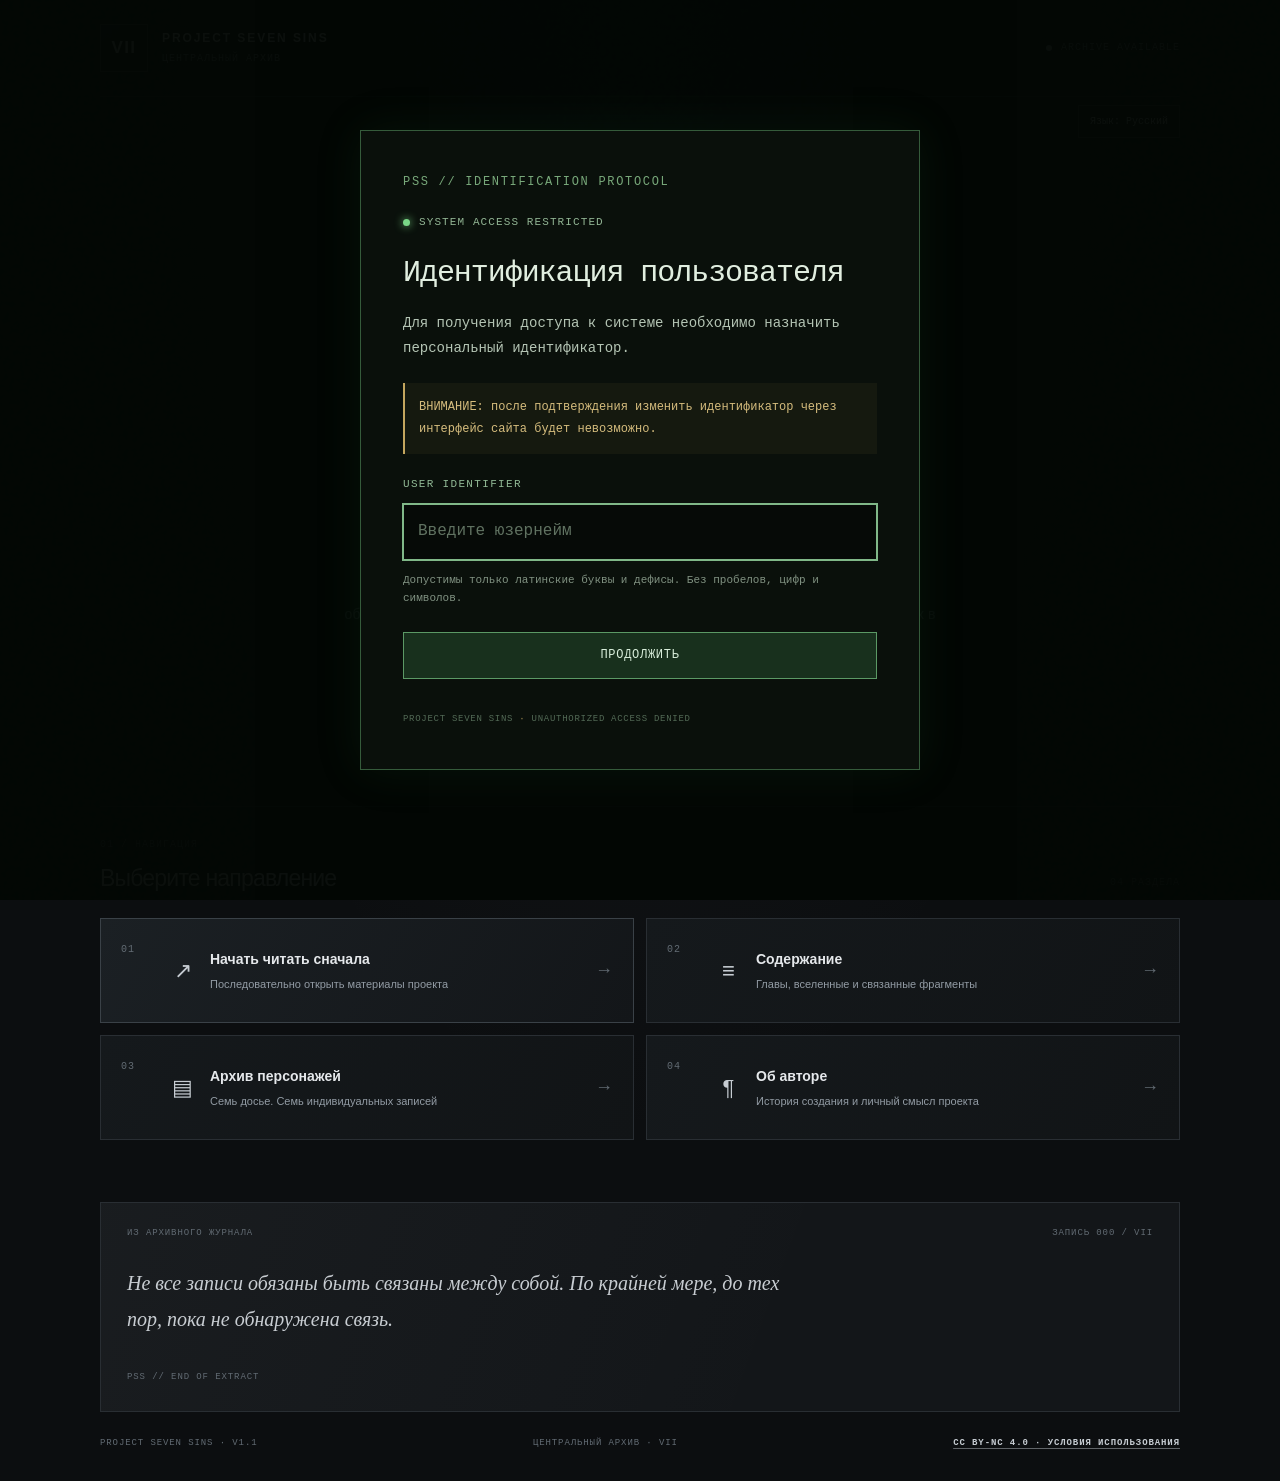
<file: index.html>
<!DOCTYPE html>
<html lang="ru">
 <head>
  <meta charset="utf-8"/>
  <meta content="width=device-width, initial-scale=1.0" name="viewport"/>
  <meta content="#0c0e10" name="theme-color"/>
  <meta content="Project Seven Sins. Архив семи субъектов и связанных с ними миров." name="description"/>
  <title>
   Project Seven Sins | Архив
  </title>
  <link href="style.css" rel="stylesheet"/>
  <script defer="" src="script.js">
  </script>
   <script defer src="site-config.js"></script>
  <script defer src="language.js"></script>
 </head>
 <body>
  <div aria-hidden="true" class="grain">
  </div>
  <header class="topbar">
   <a aria-label="Project Seven Sins, главная" class="brand" href="index.html">
    <span class="brand-mark">
     VII
    </span>
    <span class="brand-name">
     <strong>
       PROJECT SEVEN SINS
      </strong>
     <small>
      ЦЕНТРАЛЬНЫЙ АРХИВ
     </small>
    </span>
   </a>
   <div class="topbar-status">
    <span class="status-dot">
    </span>
    <span>
     ARCHIVE AVAILABLE
    </span>
   </div>
  </header>
  <main>
   <section class="hero">
    <div class="eyebrow">
     <span class="eyebrow-line">
     </span>
     <span>
      ЦЕНТРАЛЬНОЕ ХРАНИЛИЩЕ / VII
     </span>
    </div>
    <p class="classification">
     ДЕЛО № 2409 · СТАТУС: НЕ ЗАКРЫТО
    </p>
    <h1>
     Project
     <span>
      Seven
     </span>
     Sins
    </h1>
    <p class="hero-subtitle">
     Семь субъектов. Семь миров.
     <br/>
     Происхождение взаимосвязи не установлено.
    </p>
    <div class="hero-divider">
     <span>
     </span>
     <span class="divider-symbol">
      VII
     </span>
     <span>
     </span>
    </div>
    <p class="hero-description">
     Доступные материалы содержат свидетельства о семи отдельных
        реальностях. Их обитатели, события и законы существования
        различаются. Однако архив объединяет их в единую коллекцию.
        Основание для этого решения пока не раскрыто.
    </p>
    <p class="hero-note">
     <span class="note-label">
      ПРИМЕЧАНИЕ
     </span>
     Содержание архива может быть неполным.
    </p>
   </section>
   <section aria-labelledby="navigation-title" class="navigation-section">
    <div class="section-heading">
     <div>
      <p class="section-index">
       01 / НАВИГАЦИЯ
      </p>
      <h2 id="navigation-title">
       Выберите направление
      </h2>
     </div>
     <span class="section-count">
      04 РАЗДЕЛА
     </span>
    </div>
    <div class="navigation-grid">
     <a class="nav-card featured" href="reading/index.html">
      <span class="card-number">
       01
      </span>
      <span aria-hidden="true" class="card-icon">
       ↗
      </span>
      <span class="card-content">
       <strong>
        Начать читать сначала
       </strong>
       <small>
        Последовательно открыть материалы проекта
       </small>
      </span>
      <span aria-hidden="true" class="card-arrow">
       →
      </span>
     </a>
     <a class="nav-card" href="contents/index.html">
      <span class="card-number">
       02
      </span>
      <span aria-hidden="true" class="card-icon">
       ≡
      </span>
      <span class="card-content">
       <strong>
        Содержание
       </strong>
       <small>
        Главы, вселенные и связанные фрагменты
       </small>
      </span>
      <span aria-hidden="true" class="card-arrow">
       →
      </span>
     </a>
     <a class="nav-card" href="archive/index.html">
      <span class="card-number">
       03
      </span>
      <span aria-hidden="true" class="card-icon">
       ▤
      </span>
      <span class="card-content">
       <strong>
        Архив персонажей
       </strong>
       <small>
        Семь досье. Семь индивидуальных записей
       </small>
      </span>
      <span aria-hidden="true" class="card-arrow">
       →
      </span>
     </a>
     <a class="nav-card" href="author/index.html">
      <span class="card-number">
       04
      </span>
      <span aria-hidden="true" class="card-icon">
       ¶
      </span>
      <span class="card-content">
       <strong>
        Об авторе
       </strong>
       <small>
        История создания и личный смысл проекта
       </small>
      </span>
      <span aria-hidden="true" class="card-arrow">
       →
      </span>
     </a>
    </div>
    <div class="continue-reading-wrap" hidden="" id="continue-reading-wrap">
     <a class="continue-reading" href="reading/index.html" id="continue-reading">
      Продолжить чтение
      <span aria-hidden="true">
       →
      </span>
     </a>
     <span class="continue-reading-note" id="continue-reading-note">
      Последняя достигнутая позиция
     </span>
    </div>
   </section>
   <section class="archive-record">
    <div class="record-topline">
     <span>
      ИЗ АРХИВНОГО ЖУРНАЛА
     </span>
     <span>
      ЗАПИСЬ 000 / VII
     </span>
    </div>
    <p>
     Не все записи обязаны быть связаны между собой.
        По крайней мере, до тех пор, пока не обнаружена связь.
    </p>
    <span class="record-signature">
     PSS // END OF EXTRACT
    </span>
   </section>
  </main>
  <footer class="footer">
   <span data-site-brand>
    PROJECT SEVEN SINS
   </span>
   <span>
    ЦЕНТРАЛЬНЫЙ АРХИВ · VII
   </span>
   <span>
    <a href="https://creativecommons.org/licenses/by-nc/4.0/deed.ru" rel="noopener noreferrer" target="_blank">
     CC BY-NC 4.0 · УСЛОВИЯ ИСПОЛЬЗОВАНИЯ
    </a>
   </span>
  </footer>
  <!-- Регистрация пользователя -->
  <div class="identity-gate" hidden="" id="identity-gate">
   <div aria-labelledby="identity-title" aria-modal="true" class="identity-panel" role="dialog">
    <div class="identity-kicker">
     PSS // IDENTIFICATION PROTOCOL
    </div>
    <div class="identity-status">
     <span class="identity-indicator">
     </span>
     SYSTEM ACCESS RESTRICTED
    </div>
    <section id="identity-entry">
     <h2 id="identity-title">
      Идентификация пользователя
     </h2>
     <p class="identity-text">
      Для получения доступа к системе необходимо назначить
                персональный идентификатор.
     </p>
     <p class="identity-warning">
      ВНИМАНИЕ: после подтверждения изменить идентификатор
                через интерфейс сайта будет невозможно.
     </p>
     <form id="identity-form">
      <label for="identity-username">
       USER IDENTIFIER
      </label>
      <input autocapitalize="off" autocomplete="off" id="identity-username" name="username" placeholder="Введите юзернейм" required="" spellcheck="false" type="text"/>
      <p class="identity-hint">
       Допустимы только латинские буквы и дефисы.
                    Без пробелов, цифр и символов.
      </p>
      <p aria-live="polite" class="identity-error" id="identity-error">
      </p>
      <button class="identity-button" type="submit">
       ПРОДОЛЖИТЬ
      </button>
     </form>
    </section>
    <section hidden="" id="identity-confirm">
     <h2>
      Подтверждение идентификатора
     </h2>
     <p class="identity-text">
      Система присвоит вам следующий идентификатор:
     </p>
     <div class="identity-selected" id="identity-selected">
     </div>
     <p class="identity-warning">
      Проверьте написание. После подтверждения интерфейс
                сайта не позволит изменить выбранное имя.
     </p>
     <p class="identity-hint">
      Имя хранится в данных этого браузера. Очистка данных
                сайта может сбросить регистрацию.
     </p>
     <p aria-live="polite" class="identity-error" id="identity-confirm-error">
     </p>
     <div class="identity-actions">
      <button class="identity-button identity-secondary" id="identity-back" type="button">
       НАЗАД
      </button>
      <button class="identity-button" id="identity-finalize" type="button">
       ПОДТВЕРЖДАЮ
      </button>
     </div>
    </section>
    <div class="identity-footer">
     PROJECT SEVEN SINS
     <span>
      ·
     </span>
     UNAUTHORIZED ACCESS DENIED
    </div>
   </div>
  </div>
 </body>
</html>
</file>
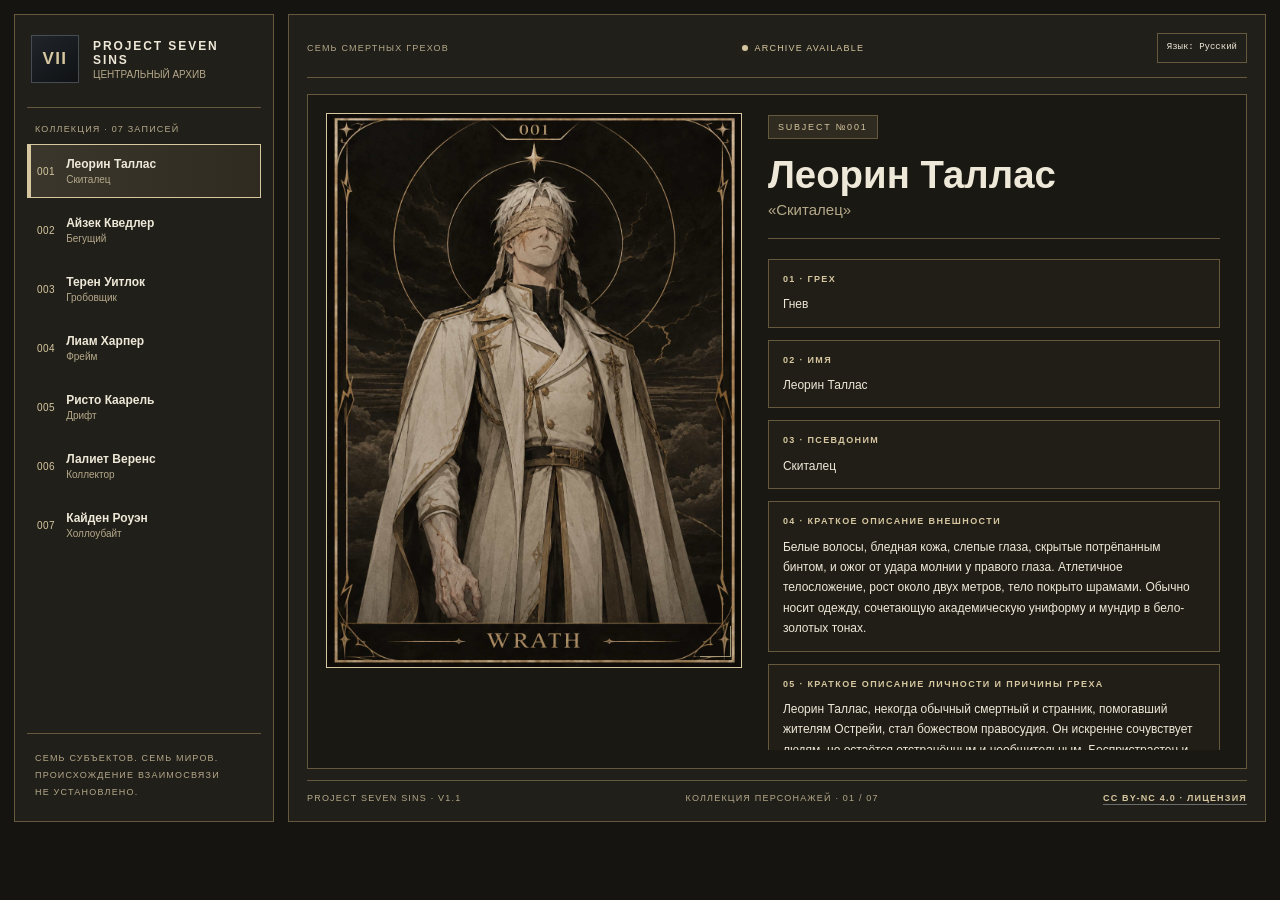
<file: archive/index.html>
<!DOCTYPE html>
<html lang="ru">
 <head>
  <meta charset="utf-8"/>
  <meta content="width=device-width, initial-scale=1.0" name="viewport"/>
  <meta content="#151411" name="theme-color"/>
  <title>
   Семь Смертных Грехов
  </title>
  <link href="style.css" rel="stylesheet"/>
  <script defer="" src="script.js">
  </script>
   <script defer src="../site-config.js"></script>
  <script defer src="../language.js"></script>
 </head>
 <body>
  <main class="archive">
   <aside class="sidebar">
    <a aria-label="Project Seven Sins, главная" class="brand" href="../index.html">
     <span class="brand-mark">
      VII
     </span>
     <span class="brand-name">
      <strong data-site-brand>
       PROJECT SEVEN SINS
      </strong>
      <small>
       ЦЕНТРАЛЬНЫЙ АРХИВ
      </small>
     </span>
    </a>
    <div class="section-label">
     КОЛЛЕКЦИЯ · 07 ЗАПИСЕЙ
    </div>
    <nav aria-label="Персонажи" id="character-list">
     <button class="character active" data-id="0">
      <span class="number">
       001
      </span>
      <span class="character-info">
       <span class="character-name">
        Леорин Таллас
       </span>
       <span class="character-alias">
        Скиталец
       </span>
      </span>
     </button>
     <button class="character" data-id="1">
      <span class="number">
       002
      </span>
      <span class="character-info">
       <span class="character-name">
        Айзек Кведлер
       </span>
       <span class="character-alias">
        Бегущий
       </span>
      </span>
     </button>
     <button class="character" data-id="2">
      <span class="number">
       003
      </span>
      <span class="character-info">
       <span class="character-name">
        Терен Уитлок
       </span>
       <span class="character-alias">
        Гробовщик
       </span>
      </span>
     </button>
     <button class="character" data-id="3">
      <span class="number">
       004
      </span>
      <span class="character-info">
       <span class="character-name">
        Лиам Харпер
       </span>
       <span class="character-alias">
        Фрейм
       </span>
      </span>
     </button>
     <button class="character" data-id="4">
      <span class="number">
       005
      </span>
      <span class="character-info">
       <span class="character-name">
        Ристо Каарель
       </span>
       <span class="character-alias">
        Дрифт
       </span>
      </span>
     </button>
     <button class="character" data-id="5">
      <span class="number">
       006
      </span>
      <span class="character-info">
       <span class="character-name">
        Лалиет Веренс
       </span>
       <span class="character-alias">
        Коллектор
       </span>
      </span>
     </button>
     <button class="character" data-id="6">
      <span class="number">
       007
      </span>
      <span class="character-info">
       <span class="character-name">
        Кайден Роуэн
       </span>
       <span class="character-alias">
        Холлоубайт
       </span>
      </span>
     </button>
    </nav>
    <div class="sidebar-footer">
     СЕМЬ СУБЪЕКТОВ. СЕМЬ МИРОВ.
     <br/>
     ПРОИСХОЖДЕНИЕ ВЗАИМОСВЯЗИ
     <br/>
     НЕ УСТАНОВЛЕНО.
    </div>
   </aside>
   <section class="content">
    <header class="topbar">
     <span>
      СЕМЬ СМЕРТНЫХ ГРЕХОВ
     </span>
     <span class="status">
      <span class="status-dot">
      </span>
      ARCHIVE AVAILABLE
     </span>
    </header>
    <article class="dossier">
     <div class="portrait" id="portrait">
      <div class="portrait-placeholder">
       <span class="portrait-symbol">
        VII
       </span>
       <span>
        NO IMAGE
       </span>
       <span class="portrait-caption">
        PORTRAIT NOT AVAILABLE
       </span>
      </div>
     </div>
     <div class="details">
      <div class="identity">
       <span class="eyebrow" id="subject-number">
        SUBJECT №001
       </span>
       <h2 id="name">
        Леорин Таллас
       </h2>
       <p class="alias" id="alias">
        «Скиталец»
       </p>
      </div>
      <div class="divider">
      </div>
      <section class="field">
       <h3>
        01 · ГРЕХ
       </h3>
       <p id="sin">
       </p>
      </section>
      <section class="field">
       <h3>
        02 · ИМЯ
       </h3>
       <p id="full-name">
       </p>
      </section>
      <section class="field">
       <h3>
        03 · ПСЕВДОНИМ
       </h3>
       <p id="full-alias">
       </p>
      </section>
      <section class="field">
       <h3>
        04 · КРАТКОЕ ОПИСАНИЕ ВНЕШНОСТИ
       </h3>
       <p id="appearance">
       </p>
      </section>
      <section class="field">
       <h3>
        05 · КРАТКОЕ ОПИСАНИЕ ЛИЧНОСТИ И ПРИЧИНЫ ГРЕХА
       </h3>
       <p id="personality">
       </p>
      </section>
      <section class="field">
       <h3>
        06 · КРАТКОЕ ОПИСАНИЕ ВСЕЛЕННОЙ
       </h3>
       <p id="universe">
       </p>
      </section>
      <section class="palette">
       <div class="palette-heading">
        ЦВЕТОВАЯ ИДЕНТИЧНОСТЬ
       </div>
       <div class="palette-content">
        <span class="palette-swatch" id="palette-swatch">
        </span>
        <div class="palette-details">
         <span class="palette-name" id="palette-name">
         </span>
         <span class="palette-hex" id="palette-hex">
         </span>
        </div>
       </div>
      </section>
     </div>
    </article>
    <footer class="content-footer">
     <span data-site-brand>
    PROJECT SEVEN SINS
   </span>
     <span id="record-count">
      КОЛЛЕКЦИЯ ПЕРСОНАЖЕЙ · 01 / 07
     </span>
     <span class="license-note">
      <a href="https://creativecommons.org/licenses/by-nc/4.0/deed.ru" rel="noopener noreferrer" target="_blank">
       CC BY-NC 4.0 · ЛИЦЕНЗИЯ
      </a>
     </span>
    </footer>
   </section>
  </main>
 </body>
</html>
</file>
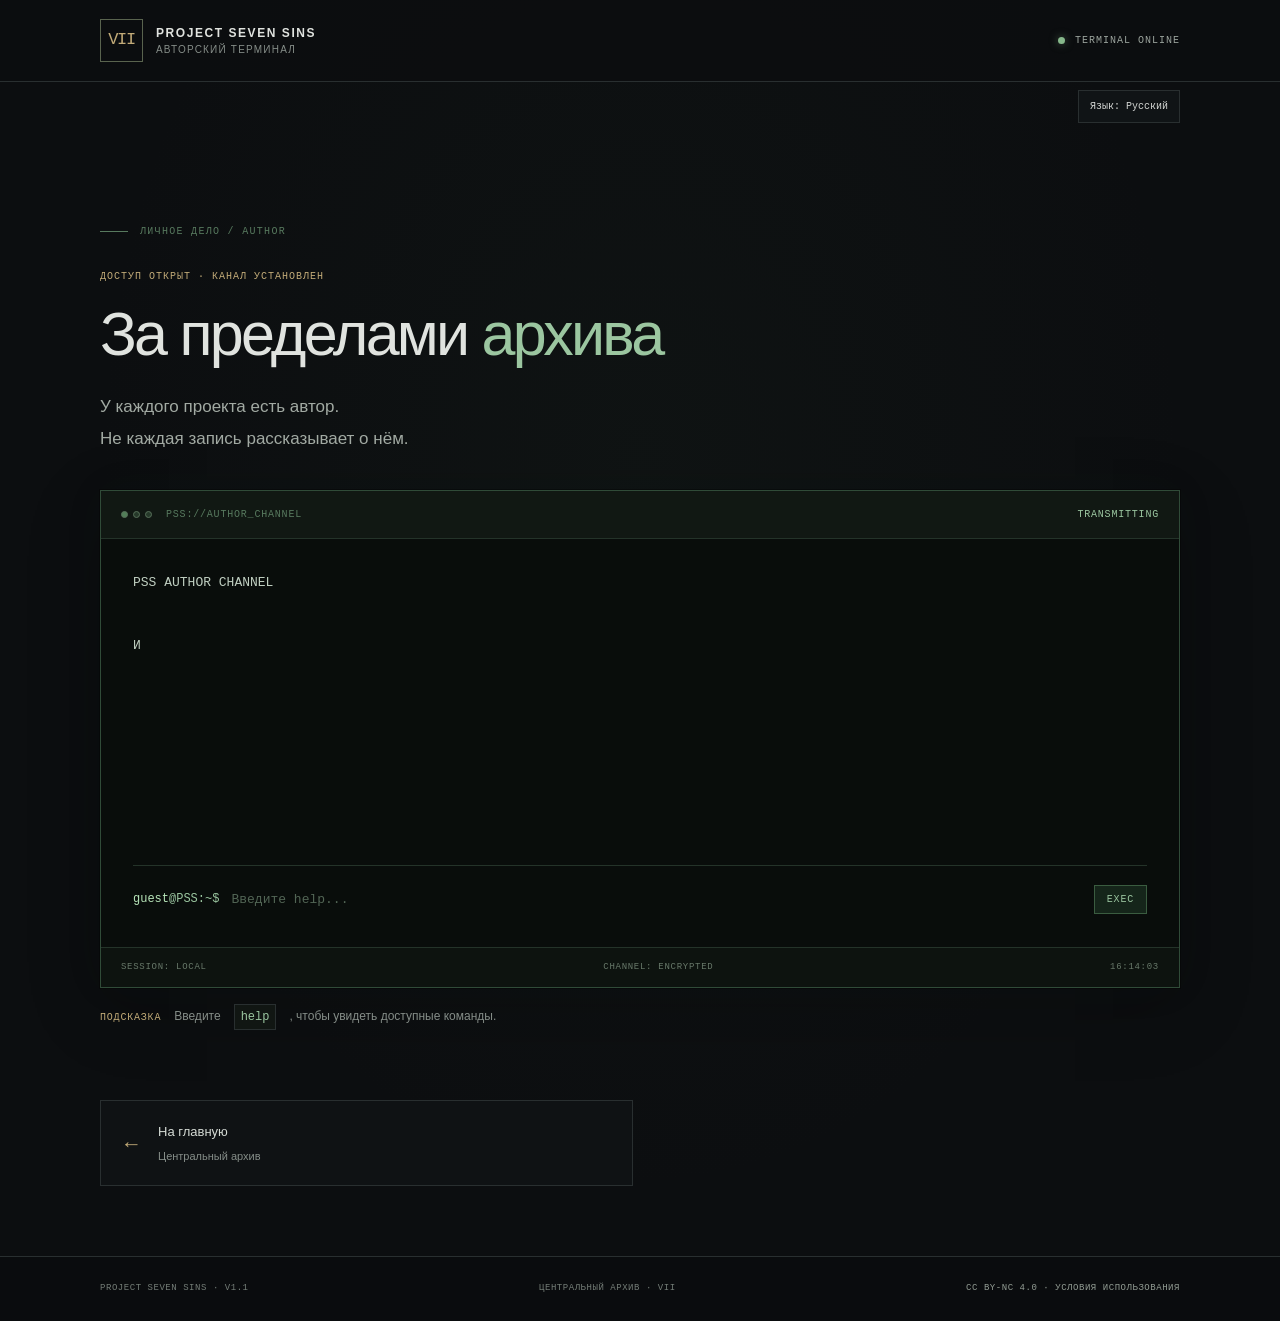
<file: author/index.html>
<!DOCTYPE html>
<html lang="ru">
 <head>
  <meta charset="utf-8"/>
  <meta content="width=device-width, initial-scale=1.0" name="viewport"/>
  <meta content="#0c0e10" name="theme-color"/>
  <meta content="Автор Project Seven Sins. История создания и личный смысл проекта." name="description"/>
  <title>
   Об авторе | Project Seven Sins
  </title>
  <link href="style.css" rel="stylesheet"/>
  <script defer="" src="script.js">
  </script>
   <script defer src="../site-config.js"></script>
  <script defer src="../language.js"></script>
 </head>
 <body>
  <div aria-hidden="true" class="grain">
  </div>
  <header class="topbar">
   <a aria-label="Project Seven Sins, главная" class="brand" href="../index.html">
    <span class="brand-mark">
     VII
    </span>
    <span class="brand-name">
     <strong>
       PROJECT SEVEN SINS
      </strong>
     <small>
      АВТОРСКИЙ ТЕРМИНАЛ
     </small>
    </span>
   </a>
   <div class="topbar-status">
    <span class="status-dot">
    </span>
    <span>
     TERMINAL ONLINE
    </span>
   </div>
  </header>
  <main>
   <section class="author-intro">
    <div class="eyebrow">
     <span class="eyebrow-line">
     </span>
     <span>
      ЛИЧНОЕ ДЕЛО / AUTHOR
     </span>
    </div>
    <p class="classification">
     ДОСТУП ОТКРЫТ · КАНАЛ УСТАНОВЛЕН
    </p>
    <h1>
     За пределами
     <span>
      архива
     </span>
    </h1>
    <p class="hero-subtitle">
     У каждого проекта есть автор.
     <br/>
     Не каждая запись рассказывает о нём.
    </p>
   </section>
   <section aria-label="Авторский терминал" class="terminal-section">
    <div class="terminal">
     <div class="terminal-header">
      <div class="terminal-window-title">
       <span aria-hidden="true" class="terminal-lights">
        <i>
        </i>
        <i>
        </i>
        <i>
        </i>
       </span>
       <span>
        PSS://AUTHOR_CHANNEL
       </span>
      </div>
      <span id="system-status">
       CONNECTING
      </span>
     </div>
     <div class="terminal-screen">
      <div aria-live="polite" aria-relevant="additions" class="terminal-output" id="terminal-output" role="log">
      </div>
      <form autocomplete="off" class="terminal-input-line" id="terminal-form">
       <label class="terminal-prompt" for="terminal-input">
        <span id="terminal-username">
         guest
        </span>
        <span>
         @PSS:~$
        </span>
       </label>
       <input aria-label="Введите команду" autocapitalize="off" autocomplete="off" disabled="" id="terminal-input" name="command" placeholder="Введите help..." spellcheck="false" type="text"/>
       <button disabled="" id="terminal-submit" type="submit">
        EXEC
       </button>
      </form>
     </div>
     <div class="terminal-bottomline">
      <span>
       SESSION: LOCAL
      </span>
      <span>
       CHANNEL: ENCRYPTED
      </span>
      <span id="terminal-clock">
       --:--:--
      </span>
     </div>
    </div>
    <p class="terminal-note">
     <span>
      ПОДСКАЗКА
     </span>
     Введите
     <code>
      help
     </code>
     , чтобы увидеть доступные команды.
    </p>
   </section>
   <nav aria-label="Навигация по проекту" class="author-navigation">
    <a class="back-link" href="../index.html">
     <span aria-hidden="true">
      ←
     </span>
     <span>
      <strong>
       На главную
      </strong>
      <small>
       Центральный архив
      </small>
     </span>
    </a>
   </nav>
  </main>
  <footer class="footer">
   <span data-site-brand>
    PROJECT SEVEN SINS
   </span>
   <span>
    ЦЕНТРАЛЬНЫЙ АРХИВ · VII
   </span>
   <span>
    <a href="https://creativecommons.org/licenses/by-nc/4.0/deed.ru" rel="noopener noreferrer" target="_blank">
     CC BY-NC 4.0 · УСЛОВИЯ ИСПОЛЬЗОВАНИЯ
    </a>
   </span>
  </footer>
 </body>
</html>
</file>
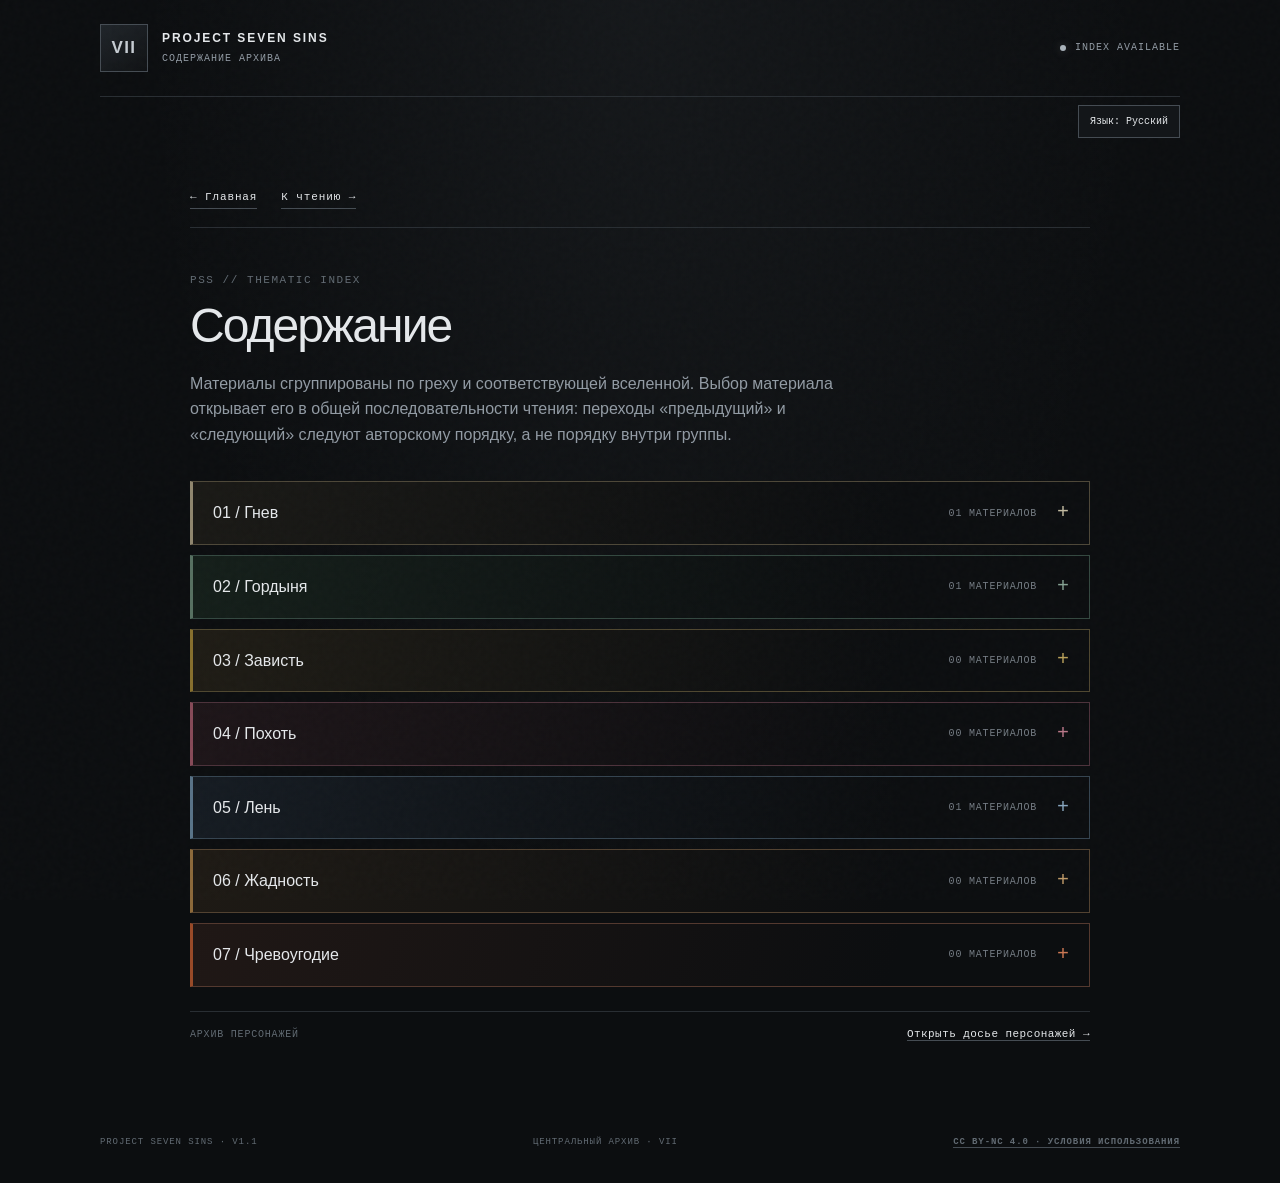
<file: contents/index.html>
<!DOCTYPE html>
<html lang="ru">
 <head>
  <meta charset="utf-8"/>
  <meta content="width=device-width, initial-scale=1.0" name="viewport"/>
  <meta content="#0c0e10" name="theme-color"/>
  <title>
   Содержание | Project Seven Sins
  </title>
  <link href="style.css" rel="stylesheet"/>
  <script defer="" src="../sin-themes.js">
  </script>
  <script defer="" src="../reading/materials.js">
  </script>
  <script defer="" src="script.js">
  </script>
   <script defer src="../site-config.js"></script>
  <script defer src="../language.js"></script>
 </head>
 <body>
  <div aria-hidden="true" class="grain">
  </div>
  <header class="topbar">
   <a aria-label="На главную Project Seven Sins" class="brand" href="../index.html">
    <span class="brand-mark">
     VII
    </span>
    <span class="brand-name">
     <strong>
       PROJECT SEVEN SINS
      </strong>
     <small>
      СОДЕРЖАНИЕ АРХИВА
     </small>
    </span>
   </a>
   <div class="topbar-status">
    <span class="status-dot">
    </span>
    <span>
     INDEX AVAILABLE
    </span>
   </div>
  </header>
  <main class="contents-shell">
   <nav aria-label="Навигация" class="reader-nav">
    <a href="../index.html">
     ← Главная
    </a>
    <a href="../reading/index.html">
     К чтению →
    </a>
   </nav>
   <section class="contents-intro">
    <p class="contents-kicker">
     PSS // THEMATIC INDEX
    </p>
    <h1 class="contents-title">
     Содержание
    </h1>
    <p class="contents-description">
     Материалы сгруппированы по греху и соответствующей вселенной. Выбор материала открывает его в общей последовательности чтения: переходы «предыдущий» и «следующий» следуют авторскому порядку, а не порядку внутри группы.
    </p>
   </section>
   <section aria-label="Материалы по семи грехам" class="sin-list" id="sin-list">
    <p class="sin-empty">
     Загрузка содержания…
    </p>
   </section>
   <div class="contents-archive-link">
    <span>
     АРХИВ ПЕРСОНАЖЕЙ
    </span>
    <a class="reader-link" href="../archive/index.html">
     Открыть досье персонажей →
    </a>
   </div>
  </main>
  <footer class="footer site-footer">
   <span data-site-brand>
    PROJECT SEVEN SINS
   </span>
   <span>
    ЦЕНТРАЛЬНЫЙ АРХИВ · VII
   </span>
   <span>
    <a href="https://creativecommons.org/licenses/by-nc/4.0/deed.ru" rel="noopener noreferrer" target="_blank">
     CC BY-NC 4.0 · УСЛОВИЯ ИСПОЛЬЗОВАНИЯ
    </a>
   </span>
  </footer>
 </body>
</html>
</file>
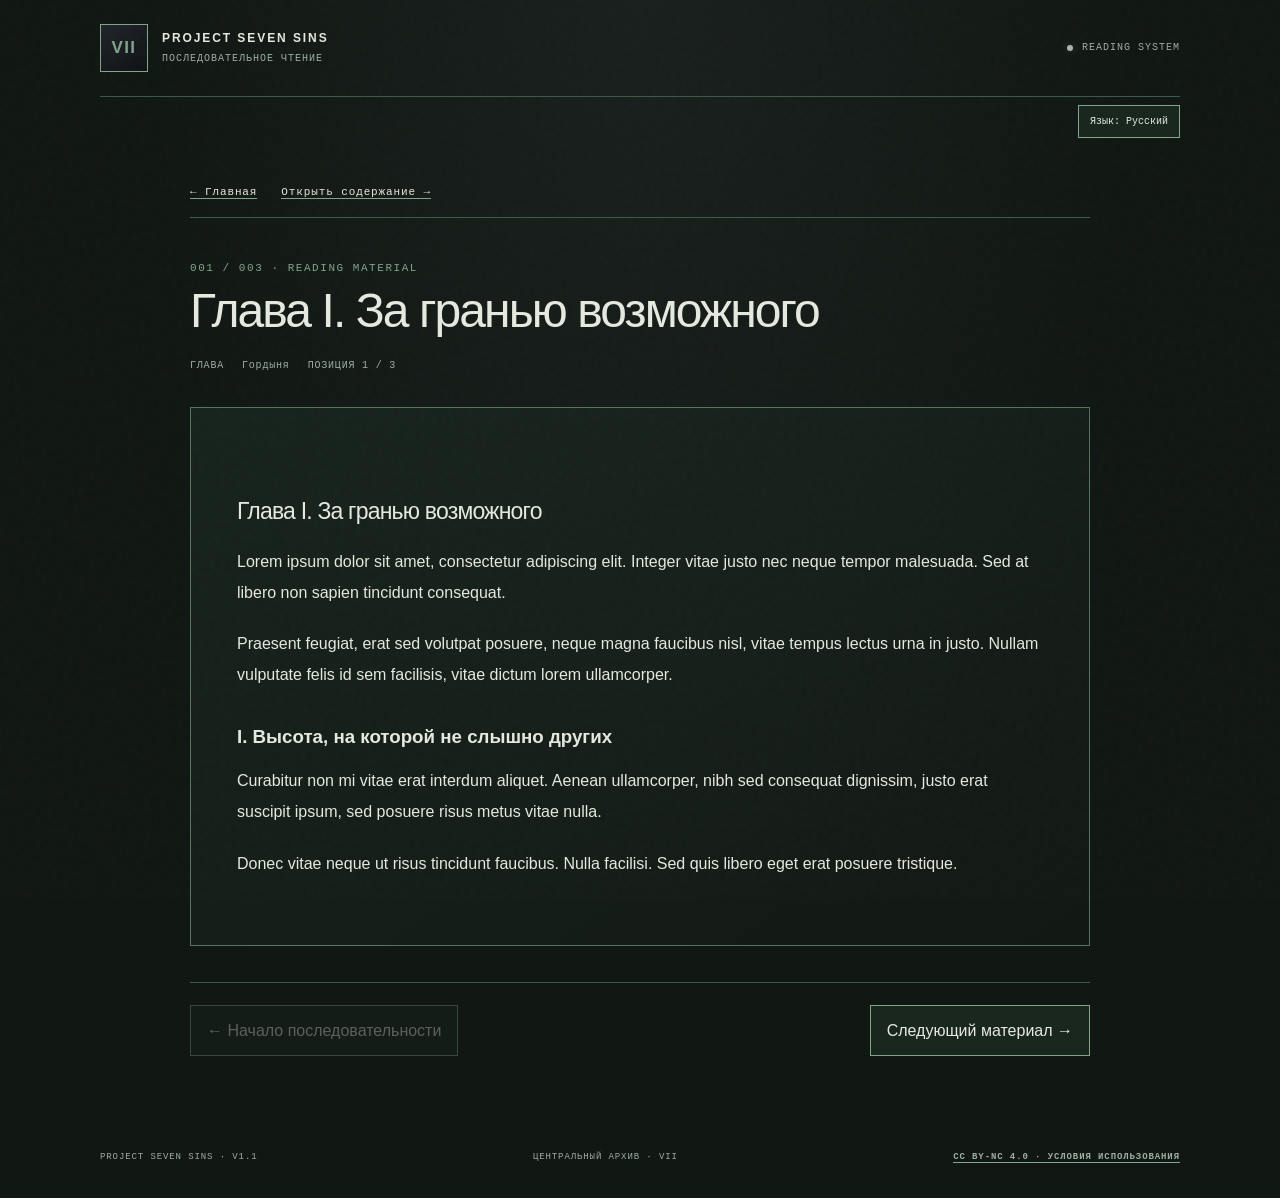
<file: reading/index.html>
<!DOCTYPE html>
<html lang="ru">
 <head>
  <meta charset="utf-8"/>
  <meta content="width=device-width, initial-scale=1.0" name="viewport"/>
  <meta content="#0c0e10" name="theme-color"/>
  <title>
   Чтение | Project Seven Sins
  </title>
  <link href="style.css" rel="stylesheet"/>
  <script defer="" src="../sin-themes.js">
  </script>
  <script defer="" src="materials.js">
  </script>
  <script defer="" src="script.js">
  </script>
   <script defer src="../site-config.js"></script>
  <script defer src="../language.js"></script>
 </head>
 <body>
  <div aria-hidden="true" class="grain">
  </div>
  <header class="topbar">
   <a aria-label="На главную Project Seven Sins" class="brand" href="../index.html">
    <span class="brand-mark">
     VII
    </span>
    <span class="brand-name">
     <strong>
       PROJECT SEVEN SINS
      </strong>
     <small>
      ПОСЛЕДОВАТЕЛЬНОЕ ЧТЕНИЕ
     </small>
    </span>
   </a>
   <div class="topbar-status">
    <span class="status-dot">
    </span>
    <span>
     READING SYSTEM
    </span>
   </div>
  </header>
  <main class="reader-shell">
   <nav aria-label="Навигация" class="reader-nav">
    <a href="../index.html">
     ← Главная
    </a>
    <a href="../contents/index.html">
     Открыть содержание →
    </a>
   </nav>
   <p class="reader-kicker" id="reader-kicker">
    PSS // READING SEQUENCE
   </p>
   <h1 class="reader-title" id="reader-title">
    Чтение материалов
   </h1>
   <p class="reader-subtitle" id="reader-subtitle">
    Материалы будут расположены в единой авторской последовательности.
   </p>
   <div class="reader-meta" hidden="" id="reader-meta">
   </div>
   <article aria-live="polite" class="reader-paper" id="reader-content">
    <p>
     Проверка списка материалов…
    </p>
   </article>
   <div class="reader-actions" hidden="" id="reader-actions">
    <a class="reader-button" href="#" id="previous-material">
     ← Предыдущий материал
    </a>
    <a class="reader-button" href="#" id="next-material">
     Следующий материал →
    </a>
   </div>
  </main>
  <footer class="footer site-footer">
   <span data-site-brand>
    PROJECT SEVEN SINS
   </span>
   <span>
    ЦЕНТРАЛЬНЫЙ АРХИВ · VII
   </span>
   <span>
    <a href="https://creativecommons.org/licenses/by-nc/4.0/deed.ru" rel="noopener noreferrer" target="_blank">
     CC BY-NC 4.0 · УСЛОВИЯ ИСПОЛЬЗОВАНИЯ
    </a>
   </span>
  </footer>
 </body>
</html>
</file>
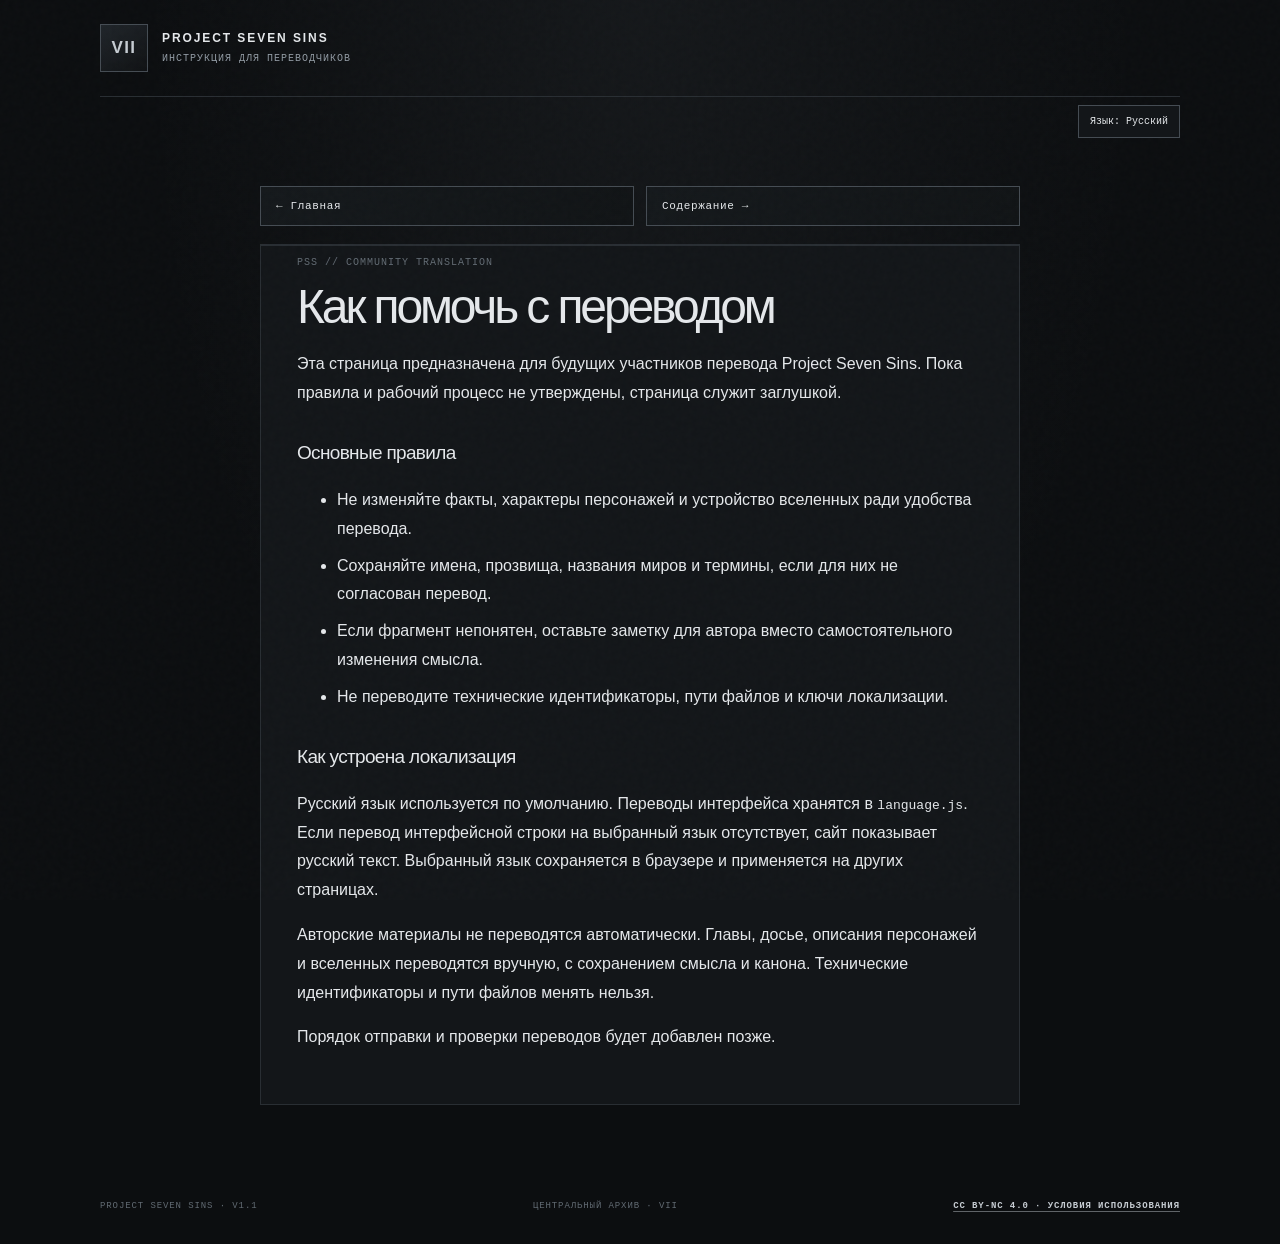
<file: translation/index.html>
<!DOCTYPE html>
<html lang="ru">
  <head>
    <meta charset="utf-8">
    <meta name="viewport" content="width=device-width, initial-scale=1.0">
    <meta name="theme-color" content="#0c0e10">
    <title>Инструкция по переводу | Project Seven Sins</title>
    <link rel="stylesheet" href="style.css">
    <script defer src="../site-config.js"></script>
    <script defer src="../language.js"></script>
  </head>
  <body>
    <div class="grain" aria-hidden="true"></div>
    <header class="topbar">
      <a class="brand" href="../index.html" aria-label="Project Seven Sins, главная">
        <span class="brand-mark">VII</span>
        <span class="brand-name">
          <strong>
            PROJECT SEVEN SINS
          </strong>
          <small>ИНСТРУКЦИЯ ДЛЯ ПЕРЕВОДЧИКОВ</small>
        </span>
      </a>
    </header>
    <main class="translation-shell">
      <nav class="reader-nav">
        <a href="../index.html">← Главная</a>
        <a href="../contents/index.html">Содержание →</a>
      </nav>
      <section class="translation-content">
        <p class="section-index">PSS // COMMUNITY TRANSLATION</p>
        <h1>Как помочь с переводом</h1>
        <p>Эта страница предназначена для будущих участников перевода Project Seven Sins. Пока правила и рабочий процесс не утверждены, страница служит заглушкой.</p>
        <h2>Основные правила</h2>
        <ul>
          <li>Не изменяйте факты, характеры персонажей и устройство вселенных ради удобства перевода.</li>
          <li>Сохраняйте имена, прозвища, названия миров и термины, если для них не согласован перевод.</li>
          <li>Если фрагмент непонятен, оставьте заметку для автора вместо самостоятельного изменения смысла.</li>
          <li>Не переводите технические идентификаторы, пути файлов и ключи локализации.</li>
        </ul>
        <h2>Как устроена локализация</h2>
        <p>Русский язык используется по умолчанию. Переводы интерфейса хранятся в <code>language.js</code>. Если перевод интерфейсной строки на выбранный язык отсутствует, сайт показывает русский текст. Выбранный язык сохраняется в браузере и применяется на других страницах.</p>
        <p>Авторские материалы не переводятся автоматически. Главы, досье, описания персонажей и вселенных переводятся вручную, с сохранением смысла и канона. Технические идентификаторы и пути файлов менять нельзя.</p>
        <p>Порядок отправки и проверки переводов будет добавлен позже.</p>
      </section>
    </main>
    <footer class="footer site-footer">
      <span data-site-brand>
        PROJECT SEVEN SINS
      </span>
      <span>ЦЕНТРАЛЬНЫЙ АРХИВ · VII</span>
      <span>
        <a href="https://creativecommons.org/licenses/by-nc/4.0/deed.ru" target="_blank" rel="noopener noreferrer">CC BY-NC 4.0 · УСЛОВИЯ ИСПОЛЬЗОВАНИЯ</a>
      </span>
    </footer>
  </body>
</html>
</file>
<file: style.css>
:root{color-scheme:dark;--bg:#0c0e10;--panel:#131619;--panel-hover:#191d21;--border:#292e33;--border-bright:#454c53;--text:#e5e8eb;--muted:#929ba4;--dim:#626b73;--accent:#c6ccd2;--accent-soft:rgba(198,204,210,0.08);--page-width:1080px}*{box-sizing:border-box}html{min-height:100%;scroll-behavior:smooth}body{margin:0;min-height:100vh;background:radial-gradient( ellipse at 50% 0%,rgba(135,146,157,0.075),transparent 55% ),var(--bg);color:var(--text);font-family:Inter,"Segoe UI",Arial,sans-serif;line-height:1.6}a{color:inherit;text-decoration:none}.grain{position:fixed;inset:0;z-index:5;pointer-events:none;opacity:0.12;background-image:url("data:image/svg+xml,%3Csvg viewBox='0 0 180 180' xmlns='http://www.w3.org/2000/svg'%3E%3Cfilter id='n'%3E%3CfeTurbulence type='fractalNoise' baseFrequency='.92' numOctaves='3' stitchTiles='stitch'/%3E%3C/filter%3E%3Crect width='100%25' height='100%25' filter='url(%23n)' opacity='.16'/%3E%3C/svg%3E")}.topbar{position:relative;z-index:2;display:flex;align-items:center;justify-content:space-between;gap:24px;width:min(var(--page-width),calc(100% - 64px));margin:0 auto;padding:24px 0;border-bottom:1px solid var(--border)}.brand{display:inline-flex;align-items:center;gap:14px}.brand-mark{display:grid;place-items:center;width:48px;height:48px;border:1px solid var(--border-bright);background:linear-gradient(145deg,#20252a,#101214);color:var(--accent);font-size:17px;font-weight:700;letter-spacing:0.08em;transition:border-color 180ms ease,background 180ms ease,color 180ms ease}.brand:hover .brand-mark{border-color:var(--accent);background:#252b30;color:#fff}.brand-name{display:flex;flex-direction:column;gap:2px}.brand-name strong{font-size:12px;font-weight:700;letter-spacing:0.16em}.brand-name small,.topbar-status,.classification,.eyebrow,.section-index,.section-count,.card-number,.record-topline,.record-signature,.footer{font-family:Consolas,"Courier New",monospace;letter-spacing:0.1em}.brand-name small{color:var(--muted);font-size:10px}.topbar-status{display:flex;align-items:center;gap:9px;color:var(--muted);font-size:10px}.status-dot{width:6px;height:6px;border-radius:50%;background:#aab3bb;box-shadow:0 0 10px rgba(198,204,210,0.25)}main{width:min(var(--page-width),calc(100% - 64px));margin:0 auto}.hero{max-width:760px;margin:0 auto;padding:94px 0 82px;text-align:center;animation:appear 650ms ease both}.eyebrow{display:flex;align-items:center;justify-content:center;gap:12px;color:var(--muted);font-size:10px}.eyebrow-line{width:28px;height:1px;background:var(--border-bright)}.classification{margin:38px 0 16px;color:var(--dim);font-size:10px}h1{margin:0;font-size:clamp(36px,7vw,66px);font-weight:500;letter-spacing:-0.065em;line-height:1.12}h1 span{color:var(--accent);font-weight:700}.hero-subtitle{margin:26px 0 0;color:#c0c6cc;font-size:clamp(17px,2.5vw,21px);font-weight:300;line-height:1.75}.hero-divider{display:flex;align-items:center;justify-content:center;gap:18px;width:min(340px,75%);margin:35px auto 28px}.hero-divider>span:not(.divider-symbol){flex:1;height:1px;background:var(--border)}.divider-symbol{color:var(--dim);font-family:Consolas,"Courier New",monospace;font-size:11px;letter-spacing:0.15em}.hero-description{max-width:600px;margin:0 auto;color:var(--muted);font-size:14px;line-height:2}.hero-note{display:inline-flex;align-items:center;gap:12px;margin:30px 0 0;padding:9px 13px;border:1px solid var(--border);background:rgba(255,255,255,0.015);color:var(--muted);font-size:11px}.note-label{color:var(--accent);font-family:Consolas,"Courier New",monospace;font-size:9px;letter-spacing:0.12em}.navigation-section{padding:30px 0 62px;border-top:1px solid var(--border)}.section-heading{display:flex;align-items:end;justify-content:space-between;gap:20px;margin-bottom:22px}.section-index{margin:0 0 7px;color:var(--dim);font-size:10px}h2{margin:0;font-size:23px;font-weight:500;letter-spacing:-0.035em}.section-count{padding-bottom:5px;color:var(--dim);font-size:10px}.navigation-grid{display:grid;grid-template-columns:repeat(2,minmax(0,1fr));gap:12px}.nav-card{position:relative;display:grid;grid-template-columns:34px 25px minmax(0,1fr) 18px;align-items:center;gap:15px;min-height:105px;padding:20px;overflow:hidden;border:1px solid var(--border);background:linear-gradient(120deg,#15191c,#111416);transition:border-color 200ms ease,background 200ms ease,transform 200ms ease}.nav-card::before{position:absolute;inset:0 auto 0 0;width:2px;background:var(--accent);content:"";opacity:0;transform:scaleY(0.4);transition:opacity 200ms ease,transform 200ms ease}.nav-card:hover{transform:translateY(-2px);border-color:var(--border-bright);background:linear-gradient(120deg,#1a1f23,#141719)}.nav-card:hover::before{opacity:1;transform:scaleY(1)}.nav-card.featured{border-color:#3a4147;background:linear-gradient(120deg,#1b2024,#131619)}.card-number{align-self:start;padding-top:3px;color:var(--dim);font-size:10px}.card-icon{color:var(--accent);font-size:22px;text-align:center}.card-content{display:flex;flex-direction:column;gap:5px}.card-content strong{font-size:14px;font-weight:600}.card-content small{color:var(--muted);font-size:11px;line-height:1.6}.card-arrow{color:var(--dim);font-size:18px;transition:color 200ms ease,transform 200ms ease}.nav-card:hover .card-arrow{color:var(--accent);transform:translateX(3px)}.archive-record{position:relative;padding:23px 26px 25px;border:1px solid var(--border);background:linear-gradient(110deg,rgba(198,204,210,0.035),transparent 65%),var(--panel)}.record-topline{display:flex;justify-content:space-between;gap:16px;color:var(--dim);font-size:9px}.archive-record p{max-width:690px;margin:24px 0;color:#c8cdd2;font-family:Georgia,"Times New Roman",serif;font-size:clamp(16px,2vw,20px);font-style:italic;line-height:1.8}.record-signature{color:var(--dim);font-size:9px}.footer{display:flex;justify-content:space-between;gap:16px;width:min(var(--page-width),calc(100% - 64px));margin:0 auto;padding:24px 0 30px;color:var(--dim);font-size:9px}@keyframes appear{from{opacity:0;transform:translateY(9px)}to{opacity:1;transform:translateY(0)}}@media (max-width:700px){.topbar,main,.footer{width:calc(100% - 36px)}.topbar{padding:17px 0}.brand-mark{width:42px;height:42px}.brand-name strong{font-size:10px;letter-spacing:0.1em}.brand-name small{font-size:9px}.topbar-status{font-size:0}.hero{padding:72px 0 58px}.classification{margin-top:30px;font-size:9px}.hero-description{font-size:13px}.navigation-grid{grid-template-columns:1fr}.nav-card{min-height:94px;padding:17px 14px;gap:11px}.section-heading{align-items:start}.section-count{padding-top:6px;font-size:9px;white-space:nowrap}.archive-record{padding:18px}.record-topline{flex-direction:column;gap:7px}.footer{flex-wrap:wrap;font-size:8px}}@media (prefers-reduced-motion:reduce){*,*::before,*::after{scroll-behavior:auto !important;animation-duration:0.01ms !important;transition-duration:0.01ms !important}}.site-notice{position:fixed;z-index:10;right:24px;bottom:24px;max-width:calc(100% - 48px);padding:14px 18px;border:1px solid var(--border-bright);background:#191d21;color:var(--text);font-size:13px;opacity:0;transform:translateY(8px);pointer-events:none;transition:opacity 180ms ease,transform 180ms ease}.site-notice.visible{opacity:1;transform:translateY(0)}.site-header{position:relative;z-index:4;display:grid;grid-template-columns:1fr auto 1fr;align-items:center;gap:16px;width:calc(100% - 48px);max-width:1500px;margin:0 auto;padding:18px 0;border-bottom:1px solid rgba(180,190,200,0.16);font-family:Inter,"Segoe UI",Arial,sans-serif}.site-back-button{justify-self:start;display:inline-flex;align-items:center;gap:9px;padding:9px 12px;border:1px solid rgba(180,190,200,0.2);background:rgba(10,12,14,0.25);color:#aeb6bd;font:inherit;font-size:12px;cursor:pointer;transition:color 180ms ease,border-color 180ms ease,background 180ms ease}.site-back-button:hover{color:#f0f2f4;border-color:rgba(200,208,216,0.55);background:rgba(200,208,216,0.06)}.site-back-button span:first-child{font-size:17px}.site-brand{justify-self:center;display:inline-flex;align-items:center;gap:11px;color:#e5e8eb;text-decoration:none}.site-brand-mark{display:grid;place-items:center;width:43px;height:43px;border:1px solid #555d65;background:linear-gradient(145deg,#242a30,#111416);color:#d0d6dc;font-size:15px;font-weight:700;letter-spacing:0.06em;transition:border-color 180ms ease,background 180ms ease}.site-brand:hover .site-brand-mark{border-color:#c6ccd2;background:#2a3036}.site-brand-text{display:flex;flex-direction:column;gap:3px;white-space:nowrap}.site-brand-text strong{font-size:10px;letter-spacing:0.13em}.site-brand-text small{color:#929ba4;font-size:9px;letter-spacing:0.1em}.site-header-index{justify-self:end;color:#89929b;font-family:Consolas,"Courier New",monospace;font-size:10px;letter-spacing:0.1em}@media (max-width:650px){.site-header{grid-template-columns:auto 1fr;gap:12px;width:calc(100% - 28px);padding:14px 0}.site-brand{justify-self:end;gap:8px}.site-brand-mark{width:38px;height:38px}.site-brand-text strong{font-size:9px;letter-spacing:0.07em}.site-brand-text small{font-size:8px}.site-header-index{display:none}.site-back-button{padding:8px 9px;font-size:11px}}.footer a{color:var(--accent);text-decoration:underline;text-decoration-color:rgba(198,204,210,0.45);text-underline-offset:3px;font-weight:600;transition:color 180ms ease,text-decoration-color 180ms ease}.footer a:hover{color:var(--text);text-decoration-color:var(--text)}.identity-gate[hidden],.identity-gate section[hidden]{display:none !important}.identity-gate{position:fixed;inset:0;z-index:99999;display:grid;place-items:center;overflow-y:auto;padding:24px;background:rgba(3,7,4,0.96);color:#d5e5d4;font-family:Consolas,"Courier New",monospace}.identity-panel{width:min(100%,560px);padding:clamp(22px,5vw,42px);border:1px solid #355b3b;background:#0a100b;box-shadow:0 0 45px rgba(53,120,65,0.12)}.identity-kicker{color:#78a87a;font-size:12px;letter-spacing:0.14em;overflow-wrap:anywhere}.identity-status{display:flex;align-items:center;gap:9px;margin-top:22px;color:#92b594;font-size:11px;letter-spacing:0.1em}.identity-indicator{width:7px;height:7px;flex:0 0 7px;border-radius:50%;background:#79d887;box-shadow:0 0 9px #79d887}.identity-panel h2{margin:24px 0 18px;color:#e1eee0;font-size:clamp(22px,5vw,30px);font-weight:500;line-height:1.25}.identity-text{color:#b4c4b4;font-size:14px;line-height:1.8}.identity-warning{margin:22px 0;padding:14px;border-left:2px solid #c4a65e;background:rgba(196,166,94,0.06);color:#d5bc7d;font-size:12px;line-height:1.8}.identity-panel label{display:block;margin-bottom:10px;color:#91b995;font-size:11px;letter-spacing:0.12em}.identity-panel input{box-sizing:border-box;width:100%;padding:14px;border:1px solid #355b3b;border-radius:0;outline:none;background:#060a07;color:#d5e5d4;font:inherit;font-size:16px}.identity-panel input:focus{border-color:#80b888;box-shadow:0 0 0 1px #80b888}.identity-panel input::placeholder{color:#607261}.identity-hint{color:#819282;font-size:11px;line-height:1.7}.identity-error{min-height:0;color:#e18b7e;font-size:12px;line-height:1.6}.identity-button{padding:13px 16px;border:1px solid #5b9965;border-radius:0;background:#18301d;color:#d9eedb;font:inherit;font-size:12px;letter-spacing:0.06em;cursor:pointer;transition:background 150ms ease,border-color 150ms ease}.identity-button:hover{border-color:#9bd3a3;background:#24452b}.identity-button:focus-visible{outline:2px solid #9bd3a3;outline-offset:3px}#identity-form>.identity-button{width:100%;margin-top:12px}.identity-selected{margin:20px 0;padding:16px;border:1px solid #355b3b;background:#060a07;color:#9fe5a8;font-size:clamp(18px,5vw,24px);overflow-wrap:anywhere}.identity-actions{display:flex;gap:12px;margin-top:22px}.identity-actions .identity-button{flex:1;min-width:0}.identity-secondary{border-color:#435047;background:transparent;color:#aab9ac}.identity-footer{margin-top:32px;color:#536a56;font-size:9px;line-height:1.8;letter-spacing:0.08em;overflow-wrap:anywhere}.identity-footer span{color:#a38e55}@media (max-width:420px){.identity-gate{padding:12px}.identity-panel{padding:22px 18px}.identity-actions{flex-direction:column-reverse}}@media (prefers-reduced-motion:reduce){.identity-button{transition:none}}.continue-reading-wrap{display:flex;align-items:center;flex-wrap:wrap;gap:12px 18px;margin-top:14px;padding:16px 18px;border:1px solid var(--border);background:rgba(255,255,255,.018)}.continue-reading-wrap[hidden]{display:none}.continue-reading{display:inline-flex;align-items:center;gap:14px;color:var(--text);font-size:14px}.continue-reading:hover{color:#fff}.continue-reading span{color:var(--muted)}.continue-reading-note{color:var(--dim);font:10px Consolas,monospace;letter-spacing:.07em} /* Меню выбора языка и служебная страница перевода. */ .language-control{display:flex;align-items:center;gap:8px;flex-wrap:wrap;min-width:0;color:var(--muted,#aab1b8);font:10px/1.5 Consolas,monospace} .language-control label{white-space:nowrap} .language-select{max-width:100%;padding:6px 8px;border:1px solid var(--border,#343a40);border-radius:0;background:var(--panel,#171a1e);color:var(--text,#e7e9eb);font:inherit} .translation-guide-link{color:inherit;text-decoration:none;border-bottom:1px solid var(--border-bright,#454c53);padding:4px 0} .translation-guide-link:hover{color:var(--accent,#d6c7a0);border-color:var(--accent,#d6c7a0)} .translation-shell{width:min(900px,calc(100% - 40px));margin:0 auto;padding:24px 0 70px} .translation-content{max-width:760px;margin:28px 0;padding:clamp(20px,4vw,36px);border:1px solid var(--border,#343a40);background:var(--panel,#171a1e);color:var(--text,#e7e9eb);line-height:1.8} .translation-content h1{font-size:clamp(30px,5vw,48px);line-height:1.15} .translation-content h2{margin-top:28px;font-size:19px} .translation-content li{margin:8px 0} footer .language-control{flex-basis:100%;padding-top:10px} @media(max-width:600px){.translation-shell{width:calc(100% - 28px)}.language-control{align-items:flex-start}.language-control label{width:100%}} .language-control{position:relative;display:inline-flex;align-items:flex-start;gap:0;flex-wrap:wrap;min-width:0;color:var(--muted,#aab1b8);font:10px/1.5 Consolas,monospace}.language-toggle{padding:7px 10px;border:1px solid var(--border,#343a40);background:var(--panel,#171a1e);color:var(--text,#e7e9eb);font:inherit;cursor:pointer}.language-menu{position:absolute;right:0;bottom:calc(100% + 6px);z-index:100;display:grid;gap:0;min-width:180px;padding:6px;border:1px solid var(--border,#343a40);background:var(--panel,#171a1e);box-shadow:0 10px 24px rgba(0,0,0,.3)}.language-menu[hidden]{display:none}.language-choice,.translation-guide-link{display:block;width:100%;padding:9px 10px;border:0;background:transparent;color:var(--text,#e7e9eb);font:inherit;text-align:left;text-decoration:none;cursor:pointer}.language-choice[aria-pressed="true"]{color:var(--accent,#d6c7a0)}.language-choice:hover,.translation-guide-link:hover{background:var(--panel-hover,#242a30);color:var(--accent,#d6c7a0)}.translation-guide-link{margin-top:5px;border-top:1px solid var(--border,#343a40);padding-top:12px}.language-control label{white-space:nowrap}.translation-shell .reader-nav{display:flex;width:100%;max-width:760px;margin:0 auto;box-sizing:border-box;}.translation-shell .translation-content{display:block;width:100%;max-width:760px;margin:28px auto;box-sizing:border-box;}
</file>
<file: archive/style.css>
:root{--background:#151411;--panel:#211F19;--panel-light:#302B20;--border:#65583C;--text:#EEE8D8;--muted:#B5A98B;--accent:#D6C7A0;--glow:rgba(214,199,160,0.14);--surface:#1A1813;--field-bg:#211E17;--portrait-start:#302B20;--portrait-end:#151411}*{box-sizing:border-box}html,body{width:100%;min-width:320px;min-height:100%;margin:0}body{overflow-x:hidden;overflow-y:auto;background:var(--background);color:var(--text);font-family:"Segoe UI",Arial,sans-serif;font-size:14px;transition:background-color 450ms ease,color 450ms ease}button{font:inherit}.archive{display:grid;grid-template-columns:260px minmax(0,1fr);gap:14px;width:100%;height:calc(100vh - 64px);height:calc(100dvh - 64px);min-height:420px;padding:14px;background:var(--background);transition:background-color 450ms ease}.sidebar,.content{min-width:0;min-height:0;border:1px solid var(--border);background:var(--panel);transition:background-color 450ms ease,border-color 450ms ease}.sidebar{display:flex;flex-direction:column;padding:20px 12px}.brand{display:flex;align-items:center;gap:11px;padding:0 4px 24px}.brand-mark{display:grid;place-items:center;flex-shrink:0;width:42px;height:42px;border:1px solid var(--accent);color:var(--accent);font-size:17px;font-weight:800;letter-spacing:1px;transition:color 450ms ease,border-color 450ms ease}.brand h1{margin:0;font-size:11px;line-height:1.5;letter-spacing:1px}.brand p{margin:5px 0 0;color:var(--muted);font-size:9px;letter-spacing:1.5px}.section-label,.sidebar-footer,.topbar,.content-footer{color:var(--muted);font-size:9px;letter-spacing:1.2px;transition:color 450ms ease}.section-label{padding:16px 8px 10px;border-top:1px solid var(--border)}#character-list{display:grid;gap:5px}.character{position:relative;display:flex;align-items:center;gap:11px;width:100%;min-width:0;padding:12px 9px;border:1px solid transparent;background:transparent;color:var(--text);text-align:left;cursor:pointer;transition:background-color 220ms ease,border-color 220ms ease,color 220ms ease,transform 220ms ease,box-shadow 220ms ease}.character:hover{transform:translateX(4px);border-color:var(--border);background:var(--panel-light)}.character.active{border-color:var(--accent);background:linear-gradient(90deg,var(--glow),var(--panel-light));box-shadow:inset 3px 0 var(--accent)}.character:active{transform:translateX(2px) scale(0.985)}.number{flex-shrink:0;color:var(--accent);font-size:10px;letter-spacing:0.5px}.character-info{display:grid;gap:3px;min-width:0}.character-name{overflow-wrap:anywhere;font-size:12px;font-weight:600}.character-alias{color:var(--muted);font-size:10px}.character{animation:buttonAppear 350ms ease both}.character:nth-child(2){animation-delay:40ms}.character:nth-child(3){animation-delay:80ms}.character:nth-child(4){animation-delay:120ms}.character:nth-child(5){animation-delay:160ms}.character:nth-child(6){animation-delay:200ms}.character:nth-child(7){animation-delay:240ms}@keyframes buttonAppear{from{opacity:0;transform:translateX(-8px)}to{opacity:1;transform:translateX(0)}}.sidebar-footer{margin-top:auto;padding:16px 8px 0;border-top:1px solid var(--border);line-height:1.9}.content{display:flex;flex-direction:column;padding:18px}.topbar,.content-footer{display:flex;align-items:center;justify-content:space-between;gap:12px}.topbar{flex-shrink:0;padding-bottom:14px;border-bottom:1px solid var(--border)}.status{display:inline-flex;align-items:center;gap:7px;color:var(--accent)}.status-dot{width:6px;height:6px;border-radius:50%;background:var(--accent);box-shadow:0 0 8px var(--glow)}.dossier{display:grid;grid-template-columns:minmax(170px,0.7fr) minmax(0,1.3fr);align-items:stretch;gap:clamp(18px,3vw,36px);flex:1;min-width:0;min-height:0;margin-top:16px;padding:clamp(14px,2.2vw,26px);overflow:hidden;border:1px solid var(--border);background:var(--surface);opacity:1;transform:translateY(0);transition:opacity 180ms ease,transform 180ms ease,background-color 450ms ease,border-color 450ms ease}.dossier.switching{opacity:0;transform:translateY(8px)}.portrait{position:relative;display:grid;place-items:center;align-self:stretch;min-width:0;min-height:180px;max-height:100%;overflow:hidden;border:1px solid var(--accent);background:linear-gradient(180deg,transparent 50%,var(--portrait-end)),linear-gradient(145deg,var(--portrait-start),var(--portrait-end));color:var(--muted);transition:background 450ms ease,border-color 450ms ease,color 450ms ease}.portrait::before,.portrait::after{position:absolute;width:30px;height:30px;content:"";opacity:0.7}.portrait::before{top:10px;left:10px;border-top:1px solid var(--accent);border-left:1px solid var(--accent)}.portrait::after{right:10px;bottom:10px;border-right:1px solid var(--accent);border-bottom:1px solid var(--accent)}.portrait-placeholder{display:grid;justify-items:center;gap:10px;padding:14px;text-align:center;letter-spacing:2px;font-size:10px}.portrait-symbol{color:var(--accent);font-size:clamp(34px,5vw,64px);font-weight:300;letter-spacing:4px}.portrait-caption{color:var(--muted);font-size:8px;letter-spacing:1px}.details{min-width:0;min-height:0;overflow-y:auto;padding:2px 8px 8px 0;scrollbar-width:thin;scrollbar-color:var(--border) transparent}.details::-webkit-scrollbar{width:5px}.details::-webkit-scrollbar-thumb{background:var(--border)}.identity{min-width:0}.eyebrow{display:inline-block;padding:6px 9px;border:1px solid var(--border);background:var(--panel-light);color:var(--accent);font-size:9px;letter-spacing:1.8px;transition:background-color 450ms ease,color 450ms ease,border-color 450ms ease}.details h2{margin:14px 0 5px;font-size:clamp(24px,3vw,40px);line-height:1.12;overflow-wrap:anywhere}.alias{margin:0;color:var(--muted);font-size:15px}.divider{height:1px;margin:20px 0;background:var(--border);transition:background-color 450ms ease}.field{margin-top:12px;padding:12px 14px;border:1px solid var(--border);background:var(--field-bg);transition:background-color 450ms ease,border-color 450ms ease}.field h3{margin:0 0 8px;color:var(--accent);font-size:9px;line-height:1.6;letter-spacing:1.4px;transition:color 450ms ease}.field p{margin:0;color:var(--text);font-size:12px;line-height:1.7;overflow-wrap:anywhere;transition:color 450ms ease}.palette{margin-top:14px;padding:13px 14px;border:1px solid var(--border);background:var(--panel);transition:background-color 450ms ease,border-color 450ms ease}.palette-heading{margin-bottom:10px;color:var(--muted);font-size:9px;letter-spacing:1.5px}.palette-content{display:flex;align-items:center;gap:12px;min-width:0}.palette-swatch{flex-shrink:0;width:34px;height:34px;border:1px solid var(--border);background:var(--accent);box-shadow:0 0 14px var(--glow);transition:background-color 450ms ease,box-shadow 450ms ease,border-color 450ms ease}.palette-details{display:grid;gap:5px;min-width:0}.palette-name{color:var(--text);font-size:10px;letter-spacing:0.8px;overflow-wrap:anywhere}.palette-hex{color:var(--accent);font-size:11px;letter-spacing:1px}.content-footer{flex-shrink:0;margin-top:12px;padding-top:12px;border-top:1px solid var(--border)}@media (max-width:760px){.archive{grid-template-columns:185px minmax(0,1fr);gap:7px;padding:7px}.sidebar{padding:12px 7px}.brand{align-items:flex-start;gap:8px;padding-bottom:16px}.brand-mark{width:32px;height:32px;font-size:13px}.brand h1{font-size:9px}.brand p{font-size:8px}.character{gap:7px;padding:10px 5px}.character-name{font-size:10px}.character-alias{font-size:9px}.content{padding:10px}.topbar,.content-footer{font-size:8px;letter-spacing:0.5px}.dossier{grid-template-columns:minmax(0,1fr);gap:14px;overflow:hidden;padding:12px}.portrait{min-height:95px;max-height:120px}.portrait-symbol{font-size:30px}.portrait-placeholder{gap:5px;font-size:8px}.portrait-caption{font-size:7px}.details{padding-right:4px}.details h2{font-size:clamp(21px,5vw,32px)}.field{padding:10px}.field h3{font-size:8px}.field p{font-size:11px}}@media (max-width:430px){.archive{grid-template-columns:120px minmax(0,1fr)}.brand{flex-direction:column}.brand h1{font-size:8px}.section-label{padding-right:2px;padding-left:2px;font-size:8px}.character{align-items:flex-start;gap:5px}.number{font-size:8px}.character-name{font-size:9px}.character-alias{font-size:8px}.status{gap:4px}.status-dot{flex-shrink:0}.content-footer{align-items:flex-start;font-size:7px}}@media (prefers-reduced-motion:reduce){*,*::before,*::after{animation-duration:0.01ms !important;animation-iteration-count:1 !important;transition-duration:0.01ms !important;scroll-behavior:auto !important}}.brand{display:inline-flex;align-items:center;gap:14px;text-decoration:none;color:inherit}.brand-mark{width:48px;height:48px;border-color:var(--border-bright,#454c53);background:linear-gradient(145deg,#20252a,#101214);font-size:17px;font-weight:700;letter-spacing:0.08em}.brand-name{display:flex;flex-direction:column;gap:2px}.brand-name strong{font-size:12px;font-weight:700;letter-spacing:0.16em}.brand-name small{color:var(--muted);font-size:10px}.license-note a{color:var(--accent);font-size:9px;font-weight:600;text-decoration:underline;text-decoration-color:rgba(198,204,210,0.45);text-underline-offset:3px;transition:color 180ms ease,text-decoration-color 180ms ease}.license-note a:hover{color:var(--text);text-decoration-color:var(--text)}@media (max-width:760px){.content-footer{flex-wrap:wrap}.license-note{width:100%}} /* Мобильная компоновка архива: закреплённая панель и прокручиваемый список. */ @media(max-width:760px){ .archive{display:flex;flex-direction:column;height:auto;min-height:100dvh;padding:8px;gap:8px} .sidebar{position:sticky;top:0;z-index:20;max-height:42dvh;min-height:0;padding:10px;background:var(--panel);box-shadow:0 8px 18px rgba(0,0,0,.24)} .sidebar .brand{align-items:center;flex-direction:row;padding:0 2px 8px} .sidebar .brand-mark{width:32px;height:32px} .sidebar .brand-name strong{font-size:10px;letter-spacing:.08em;overflow-wrap:anywhere} .sidebar .brand-name small{font-size:8px;letter-spacing:.08em} .section-label{padding:8px 3px;border-top:1px solid var(--border);font-size:8px} #character-list{display:flex;gap:6px;overflow-x:auto;overflow-y:hidden;min-width:0;padding:2px 0 6px;scrollbar-width:thin;scroll-snap-type:x proximity} .character{flex:0 0 auto;width:auto;min-width:112px;max-width:160px;padding:8px;scroll-snap-align:start} .character:hover{transform:none} .character-info{max-width:110px} .sidebar-footer{display:block;margin-top:0;padding:7px 3px 0;border-top:1px solid var(--border);font-size:8px;line-height:1.45;overflow-wrap:anywhere} .content{min-height:68dvh;padding:12px} .dossier{grid-template-columns:minmax(0,1fr);overflow:visible} .portrait{min-height:100px;max-height:130px} .details{overflow:visible} .content-footer{flex-wrap:wrap;gap:8px} .content-footer>span{min-width:0;overflow-wrap:anywhere} } @media(max-width:430px){ .archive{padding:5px} .sidebar{max-height:44dvh;padding:8px} .sidebar .brand{flex-direction:row} .sidebar .brand-name strong{font-size:9px} .sidebar-footer{font-size:7px;letter-spacing:.6px} .character{min-width:104px} .content{padding:8px} .topbar{align-items:flex-start;flex-wrap:wrap} .status{max-width:100%;overflow-wrap:anywhere} }.language-control{position:relative;display:flex;justify-content:flex-end;align-items:center;flex-wrap:wrap;gap:8px;width:min(1080px,calc(100% - 36px));margin:0 auto 20px;font:10px Consolas,"Courier New",monospace;letter-spacing:.04em}.language-toggle,.language-choice{padding:9px 12px;border:1px solid var(--border-bright,#454c53);background:var(--panel,#131619);color:var(--text,#e5e8eb);font:inherit;cursor:pointer}.language-toggle:hover,.language-choice:hover{border-color:var(--accent,#c6ccd2)}.language-menu{position:absolute;right:0;bottom:calc(100% + 6px);z-index:50;display:grid;gap:5px;min-width:190px;padding:8px;border:1px solid var(--border-bright,#454c53);background:var(--bg,#0c0e10);box-shadow:0 10px 28px rgba(0,0,0,.35)}.language-menu[hidden]{display:none}.language-menu .language-choice{text-align:left}.translation-guide-link{display:block;padding:10px 12px;border-top:1px solid var(--border,#292e33);color:var(--text,#e5e8eb);line-height:1.5}.translation-guide-link:hover{color:var(--accent,#c6ccd2)}.language-choice[aria-pressed="true"]{border-color:var(--accent,#c6ccd2);background:var(--panel-hover,#191d21)}@media(max-width:600px){.language-control{width:calc(100% - 28px);justify-content:flex-start}.language-menu{left:0;right:auto;max-width:calc(100vw - 28px)}}.portrait{width:min(100%,360px);aspect-ratio:3/4;height:auto;min-height:0;max-height:none;align-self:start;justify-self:center;padding:0;}.portrait-image{display:block;width:100%;height:100%;min-width:0;min-height:0;object-fit:cover;object-position:center;}.portrait.has-image{display:block;}.portrait-placeholder{position:absolute;inset:0;display:flex;align-items:center;justify-content:center;flex-direction:column;gap:10px;padding:14px;text-align:center;letter-spacing:2px;font-size:10px;}@media(max-width:700px){.portrait{width:min(100%,300px);aspect-ratio:3/4;min-height:0;max-height:none;}}
/* Version 1.0: portrait orientation 3:4 on desktop and mobile. */
@media(min-width:761px){.dossier{grid-template-columns:minmax(0,0.95fr) minmax(0,1.05fr);gap:clamp(14px,2vw,26px);padding:clamp(10px,1.4vw,18px)}.portrait{width:100%;max-width:none;aspect-ratio:3/4;justify-self:stretch;align-self:start}}
@media(max-width:760px){.portrait{width:min(100%,300px);aspect-ratio:3/4;justify-self:center}}

/* Исправление ориентации портрета: 3 по ширине × 4 по высоте. */
.portrait {
  aspect-ratio: 3 / 4;
  height: auto;
  min-height: 0;
  max-height: none;
}
.portrait-image {
  position: absolute;
  inset: 0;
  display: block;
  width: 100%;
  height: 100%;
  object-fit: cover;
  object-position: center;
}
@media (min-width: 761px) {
  .portrait {
    width: 100%;
    max-width: none;
    justify-self: stretch;
  }
}
@media (max-width: 760px) {
  .portrait {
    width: min(100%, 300px);
    aspect-ratio: 3 / 4;
    justify-self: center;
  }
}


/* Version 1.0: portrait scales down proportionally to fit both dossier dimensions. */
@media (min-width: 761px) {
  .dossier {
    grid-template-rows: minmax(0, 1fr);
    container-type: size;
  }
  .portrait {
    width: min(100%, 75cqh);
    height: auto;
    max-width: 100%;
    max-height: 100%;
    aspect-ratio: 3 / 4;
    justify-self: end;
    align-self: start;
    min-width: 0;
    min-height: 0;
    flex: none;
  }
}
</file>
<file: author/style.css>
:root{color-scheme:dark;--bg:#0c0e10;--panel:#101416;--panel-deep:#090d0b;--border:#292f30;--border-green:#304b38;--text:#d5d8d5;--muted:#858d88;--green:#9bc6a0;--green-bright:#b7e5b9;--green-dim:#57795e;--accent:#c2ab78;--font-main:"Segoe UI",Arial,sans-serif;--font-mono:Consolas,"Courier New",monospace;--content-width:1080px}*{box-sizing:border-box}html{min-height:100%;background:var(--bg);scroll-behavior:smooth}body{position:relative;display:flex;flex-direction:column;min-height:100vh;margin:0;background:radial-gradient( ellipse at 50% 35%,rgba(35,54,39,0.12),transparent 60% ),var(--bg);color:var(--text);font-family:var(--font-main);font-size:14px;line-height:1.7}body,button,input{font-family:var(--font-main)}a{color:inherit;text-decoration:none}button,input{font-size:inherit}button:focus-visible,input:focus-visible,a:focus-visible{outline:2px solid var(--green-bright);outline-offset:4px}::selection{background:rgba(117,166,124,0.3);color:#f0fff0}.grain{position:fixed;inset:0;z-index:10;pointer-events:none;opacity:0.12;background-image:repeating-linear-gradient( 0deg,transparent,transparent 2px,rgba(255,255,255,0.018) 3px,transparent 4px )}.topbar{position:relative;z-index:20;display:flex;align-items:center;justify-content:space-between;gap:24px;min-height:82px;padding:16px max(24px,calc((100vw - var(--content-width)) / 2));border-bottom:1px solid var(--border);background:rgba(12,14,16,0.92)}.brand{display:inline-flex;align-items:center;gap:13px;min-width:0}.brand-mark{display:grid;width:43px;height:43px;flex:0 0 43px;place-items:center;border:1px solid #59634e;color:var(--accent);font-family:var(--font-mono);font-size:17px;letter-spacing:-0.08em}.brand-name{display:flex;flex-direction:column;line-height:1.5}.brand-name strong{color:#e0e3df;font-size:12px;font-weight:600;letter-spacing:0.13em}.brand-name small{color:var(--muted);font-size:10px;letter-spacing:0.12em}.topbar-status{display:flex;align-items:center;gap:10px;color:#9ba49d;font-family:var(--font-mono);font-size:10px;letter-spacing:0.1em;white-space:nowrap}.status-dot{width:7px;height:7px;flex:0 0 7px;border-radius:50%;background:#86b88b;box-shadow:0 0 9px rgba(134,184,139,0.5)}main{width:min(var(--content-width),calc(100% - 48px));flex:1;margin:0 auto}.author-intro{padding:clamp(52px,9vw,100px) 0 34px}.eyebrow{display:flex;align-items:center;gap:12px;color:var(--green-dim);font-family:var(--font-mono);font-size:10px;letter-spacing:0.13em}.eyebrow-line{width:28px;height:1px;background:var(--green-dim)}.classification{margin:28px 0 13px;color:var(--accent);font-family:var(--font-mono);font-size:10px;letter-spacing:0.1em}.author-intro h1{margin:0;color:#e0e3df;font-size:clamp(34px,6vw,61px);font-weight:400;line-height:1.2;letter-spacing:-0.045em}.author-intro h1 span{color:var(--green)}.hero-subtitle{margin:20px 0 0;color:#a2aaa3;font-size:clamp(14px,2vw,17px);line-height:1.9}.terminal-section{margin:0 0 70px}.terminal{overflow:hidden;border:1px solid var(--border-green);background:var(--panel-deep);box-shadow:0 0 0 1px rgba(0,0,0,0.35),0 20px 70px rgba(0,0,0,0.2),0 0 45px rgba(56,104,65,0.045)}.terminal-header{display:flex;align-items:center;justify-content:space-between;gap:16px;min-height:48px;padding:0 20px;border-bottom:1px solid #243329;background:#111813;color:var(--green-dim);font-family:var(--font-mono);font-size:10px;letter-spacing:0.08em}.terminal-window-title{display:flex;align-items:center;gap:14px;min-width:0}.terminal-window-title>span:last-child{overflow-wrap:anywhere}.terminal-lights{display:inline-flex;gap:5px;flex:0 0 auto}.terminal-lights i{width:7px;height:7px;border:1px solid #58705a;border-radius:50%;background:#26392a}.terminal-lights i:first-child{background:#527e58}#system-status{color:var(--green);text-align:right;white-space:nowrap}.terminal-screen{padding:clamp(18px,4vw,32px)}.terminal-output{display:flex;flex-direction:column;gap:13px;min-height:270px;max-height:52vh;overflow-y:auto;overflow-wrap:anywhere;scrollbar-color:#38543c #0a100c;scrollbar-width:thin;color:#c0cfc1;font-family:var(--font-mono);font-size:13px;line-height:1.85}.terminal-output:empty{min-height:270px}.terminal-output p{margin:0}.terminal-output .output-muted{color:#718274}.terminal-output .output-accent{color:var(--accent)}.terminal-output .output-green{color:var(--green-bright)}.terminal-output .output-error{color:#d18c80}.terminal-output .output-command{color:#e1e8df}.terminal-output .output-block{padding:12px 15px;border-left:1px solid var(--green-dim);background:rgba(112,153,117,0.045);white-space:pre-wrap}.terminal-input-line{display:flex;align-items:center;gap:12px;margin-top:24px;padding-top:18px;border-top:1px solid #243329}.terminal-prompt{display:inline-flex;flex:0 0 auto;gap:0;color:var(--green);font-family:var(--font-mono);font-size:12px;white-space:nowrap}#terminal-username{max-width:160px;overflow:hidden;color:var(--green-bright);text-overflow:ellipsis}#terminal-input{width:100%;min-width:0;padding:8px 0;border:0;border-radius:0;outline:none;background:transparent;color:#e0e8df;font-family:var(--font-mono);font-size:13px}#terminal-input:focus-visible{outline:none}#terminal-input::placeholder{color:#526555}#terminal-input:disabled{cursor:wait;opacity:0.55}#terminal-submit{flex:0 0 auto;padding:8px 12px;border:1px solid #3a5c40;border-radius:0;background:#15251a;color:var(--green);font-family:var(--font-mono);font-size:10px;letter-spacing:0.08em;cursor:pointer;transition:background 150ms ease,border-color 150ms ease}#terminal-submit:hover:not(:disabled){border-color:#80b888;background:#203c27}#terminal-submit:disabled{cursor:not-allowed;opacity:0.4}.terminal-bottomline{display:flex;align-items:center;justify-content:space-between;flex-wrap:wrap;gap:10px 20px;padding:12px 20px;border-top:1px solid #243329;background:#0d130f;color:#68796a;font-family:var(--font-mono);font-size:9px;letter-spacing:0.08em}.terminal-note{display:flex;flex-wrap:wrap;align-items:baseline;gap:8px 13px;margin:16px 0 0;color:var(--muted);font-size:12px}.terminal-note>span{color:var(--accent);font-family:var(--font-mono);font-size:10px;letter-spacing:0.08em}.terminal-note code{padding:2px 6px;border:1px solid var(--border);background:#111613;color:var(--green);font-family:var(--font-mono)}.author-navigation{display:grid;grid-template-columns:repeat(2,minmax(0,1fr));gap:14px;margin:0 0 70px}.back-link{display:flex;align-items:center;gap:16px;min-width:0;padding:20px;border:1px solid var(--border);background:rgba(16,20,22,0.7);transition:border-color 160ms ease,background 160ms ease}.back-link:hover{border-color:#465b49;background:#121a14}.back-link>span:first-child{color:var(--accent);font-size:21px}.back-link>span:last-child{display:flex;flex-direction:column;min-width:0}.back-link strong{color:#d6dcd6;font-size:13px;font-weight:500}.back-link small{margin-top:3px;color:var(--muted);font-size:11px}.footer{display:flex;align-items:center;justify-content:space-between;flex-wrap:wrap;gap:12px 24px;padding:24px max(24px,calc((100vw - var(--content-width)) / 2));border-top:1px solid var(--border);background:#0a0c0e;color:#747d77;font-family:var(--font-mono);font-size:9px;letter-spacing:0.06em}.footer a{color:#939d94;transition:color 150ms ease}.footer a:hover{color:var(--green-bright)}@media (max-width:700px){.topbar{min-height:72px;padding:14px 20px}.brand-mark{width:38px;height:38px;flex-basis:38px}.brand-name strong{font-size:10px}.brand-name small{font-size:9px}.topbar-status{gap:7px;font-size:9px}main{width:calc(100% - 36px)}.author-intro{padding-top:55px}.terminal-header{padding:0 14px;font-size:9px}.terminal-screen{padding:18px 14px}.terminal-output,.terminal-output:empty{min-height:240px;font-size:12px}.terminal-input-line{flex-wrap:wrap;gap:8px}.terminal-prompt{font-size:11px}#terminal-input{flex:1 1 100px}.terminal-bottomline{padding:12px 14px;font-size:8px}.author-navigation{grid-template-columns:1fr;gap:10px;margin-bottom:45px}.footer{flex-direction:column;align-items:flex-start;padding:22px 20px}}@media (max-width:390px){.topbar{align-items:flex-start;gap:12px}.topbar-status{padding-top:8px;white-space:normal}.terminal-window-title{gap:8px}#system-status{font-size:8px}.terminal-input-line{align-items:flex-start}.terminal-prompt{max-width:100%;overflow-wrap:anywhere}#terminal-input{flex-basis:100%}}@media (prefers-reduced-motion:reduce){html{scroll-behavior:auto}*,*::before,*::after{transition-duration:0.01ms !important}}

/* Выбор языка и переход к инструкции для переводчиков. */
.language-control{position:relative;display:flex;justify-content:flex-end;align-items:center;flex-wrap:wrap;gap:8px;width:min(1080px,calc(100% - 36px));margin:0 auto 20px;font:10px Consolas,"Courier New",monospace;letter-spacing:.04em}.language-toggle,.language-choice{padding:9px 12px;border:1px solid var(--border-bright,#454c53);background:var(--panel,#131619);color:var(--text,#e5e8eb);font:inherit;cursor:pointer}.language-toggle:hover,.language-choice:hover{border-color:var(--accent,#c6ccd2)}.language-menu{position:absolute;right:0;bottom:calc(100% + 6px);z-index:50;display:grid;gap:5px;min-width:190px;padding:8px;border:1px solid var(--border-bright,#454c53);background:var(--bg,#0c0e10);box-shadow:0 10px 28px rgba(0,0,0,.35)}.language-menu[hidden]{display:none}.language-menu .language-choice{text-align:left}.translation-guide-link{display:block;padding:10px 12px;border-top:1px solid var(--border,#292e33);color:var(--text,#e5e8eb);line-height:1.5}.translation-guide-link:hover{color:var(--accent,#c6ccd2)}.language-choice[aria-pressed="true"]{border-color:var(--accent,#c6ccd2);background:var(--panel-hover,#191d21)}@media(max-width:600px){.language-control{width:calc(100% - 28px);justify-content:flex-start}.language-menu{left:0;right:auto;max-width:calc(100vw - 28px)}}

/* Навигация и содержимое инструкции для переводчиков выровнены по одной центральной оси. */
.translation-shell .reader-nav{display:flex;width:100%;max-width:760px;margin:0 auto;box-sizing:border-box;}
.translation-shell .translation-content{display:block;width:100%;max-width:760px;margin:28px auto;box-sizing:border-box;}
</file>
<file: contents/style.css>
@import url('../style.css');.contents-shell{width:min(900px,calc(100% - 40px));margin:0 auto;padding:30px 0 70px}.contents-intro{max-width:700px;margin:46px 0 34px}.contents-kicker{color:var(--dim);font:11px Consolas,monospace;letter-spacing:.14em}.contents-title{margin:8px 0 14px;font-size:clamp(32px,5vw,48px);font-weight:500;line-height:1.2;letter-spacing:-.04em}.contents-description{color:var(--muted)}.sin-list{display:grid;grid-template-columns:minmax(0,1fr);gap:10px;align-items:start}.sin-group{width:100%;min-width:0;box-sizing:border-box}.sin-group{--sin-accent:#9AA3AC;--sin-border:var(--border);--sin-panel:var(--panel);--sin-panel-light:var(--panel-hover);overflow:hidden;border:1px solid color-mix(in srgb,var(--sin-border) 60%,var(--border));border-left:3px solid color-mix(in srgb,var(--sin-accent) 65%,transparent);background:linear-gradient(105deg,color-mix(in srgb,var(--sin-panel) 68%,var(--bg)),var(--bg) 78%);transition:border-color .18s ease,background .18s ease}.sin-group:hover{border-color:color-mix(in srgb,var(--sin-accent) 65%,var(--border))}.sin-group[open]{background:linear-gradient(105deg,color-mix(in srgb,var(--sin-panel) 78%,var(--bg)),var(--bg) 82%)}.sin-group summary{display:grid;grid-template-columns:minmax(0,1fr) auto 18px;align-items:center;gap:14px;padding:18px 20px;cursor:pointer;list-style:none;min-width:0;box-sizing:border-box}.sin-group summary:focus-visible{outline:2px solid var(--sin-accent);outline-offset:-4px}.sin-name{min-width:0;overflow-wrap:anywhere}.sin-group summary::-webkit-details-marker{display:none}.sin-group summary::after{content:'+';justify-self:end;color:color-mix(in srgb,var(--sin-accent) 72%,var(--muted));font:20px/1 Consolas,monospace}.sin-group[open] summary::after{content:'−'}.sin-name{font-size:16px;color:var(--text)}.sin-count{color:var(--muted);font:10px Consolas,monospace;letter-spacing:.08em;opacity:.78;text-align:right;white-space:nowrap}.sin-items{padding:0 20px 18px}.sin-items a{display:flex;align-items:center;justify-content:space-between;gap:16px;padding:13px 0;border-top:1px solid color-mix(in srgb,var(--sin-border) 48%,var(--border));color:var(--text);text-decoration:none}.sin-items a:hover{color:var(--sin-accent)}.sin-type{color:var(--muted);font:10px Consolas,monospace;text-transform:uppercase}.sin-empty{margin:0;padding:14px 0 2px;border-top:1px solid color-mix(in srgb,var(--sin-border) 48%,var(--border));color:var(--muted);font-size:13px;opacity:.8}@media(max-width:600px){.contents-shell{width:calc(100% - 28px)}.sin-group summary{grid-template-columns:minmax(0,1fr) auto 14px;gap:8px;padding:16px 14px}.sin-name{font-size:15px}.sin-items{padding:0 14px 16px}.sin-count{font-size:8px;letter-spacing:.03em}.sin-items a{align-items:flex-start}.sin-type{white-space:nowrap}}.contents-archive-link{display:flex;align-items:center;justify-content:space-between;flex-wrap:wrap;gap:12px 24px;margin-top:24px;padding-top:16px;border-top:1px solid var(--border);color:var(--dim);font:10px Consolas,monospace;letter-spacing:.08em}.contents-archive-link .reader-link{color:var(--text);text-decoration:none;border-bottom:1px solid var(--border-bright);font:11px Consolas,monospace;letter-spacing:.04em}.contents-archive-link .reader-link:hover{color:var(--accent);border-color:var(--accent)}.site-footer{flex-wrap:wrap;align-items:center;line-height:1.7}.site-footer span{min-width:0}.site-footer a{color:inherit;text-decoration:none;border-bottom:1px solid var(--border-bright)}.site-footer a:hover{color:var(--text);border-color:var(--accent)}@media (max-width:700px){.site-footer{gap:10px 18px}.site-footer span{flex-basis:100%}}.reader-nav{display:flex;align-items:center;justify-content:flex-start;flex-wrap:wrap;gap:24px;padding:18px 0;border-bottom:1px solid var(--border);color:var(--muted);font:11px Consolas,monospace;letter-spacing:.08em}.reader-nav a{display:inline-block;padding:5px 0;color:var(--text);text-decoration:none;border-bottom:1px solid var(--border-bright)}.reader-nav a:hover{color:var(--accent);border-color:var(--accent)}@media(max-width:600px){.reader-nav{gap:16px}} /* Не допускает выхода навигации за ширину экрана. */ .reader-nav{gap:clamp(10px,3vw,24px)} .reader-nav a{min-width:0;max-width:100%;overflow-wrap:anywhere;white-space:normal} .contents-archive-link{min-width:0} .contents-archive-link>span,.contents-archive-link>.reader-link{min-width:0;max-width:100%;overflow-wrap:anywhere;white-space:normal} @media(max-width:420px){.reader-nav{display:grid;grid-template-columns:minmax(0,1fr) minmax(0,1fr);gap:10px}.reader-nav a:last-child{text-align:right}.contents-archive-link{align-items:flex-start;flex-direction:column}.contents-archive-link .reader-link{line-height:1.6}}

/* Выбор языка и переход к инструкции для переводчиков. */
.language-control{position:relative;display:flex;justify-content:flex-end;align-items:center;flex-wrap:wrap;gap:8px;width:min(1080px,calc(100% - 36px));margin:0 auto 20px;font:10px Consolas,"Courier New",monospace;letter-spacing:.04em}.language-toggle,.language-choice{padding:9px 12px;border:1px solid var(--border-bright,#454c53);background:var(--panel,#131619);color:var(--text,#e5e8eb);font:inherit;cursor:pointer}.language-toggle:hover,.language-choice:hover{border-color:var(--accent,#c6ccd2)}.language-menu{position:absolute;right:0;bottom:calc(100% + 6px);z-index:50;display:grid;gap:5px;min-width:190px;padding:8px;border:1px solid var(--border-bright,#454c53);background:var(--bg,#0c0e10);box-shadow:0 10px 28px rgba(0,0,0,.35)}.language-menu[hidden]{display:none}.language-menu .language-choice{text-align:left}.translation-guide-link{display:block;padding:10px 12px;border-top:1px solid var(--border,#292e33);color:var(--text,#e5e8eb);line-height:1.5}.translation-guide-link:hover{color:var(--accent,#c6ccd2)}.language-choice[aria-pressed="true"]{border-color:var(--accent,#c6ccd2);background:var(--panel-hover,#191d21)}@media(max-width:600px){.language-control{width:calc(100% - 28px);justify-content:flex-start}.language-menu{left:0;right:auto;max-width:calc(100vw - 28px)}}

/* Навигация и содержимое инструкции для переводчиков выровнены по одной центральной оси. */
.translation-shell .reader-nav{display:flex;width:100%;max-width:760px;margin:0 auto;box-sizing:border-box;}
.translation-shell .translation-content{display:block;width:100%;max-width:760px;margin:28px auto;box-sizing:border-box;}
</file>
<file: reading/style.css>
@import url('../style.css');.reader-shell{width:min(900px,calc(100% - 40px));margin:0 auto;padding:30px 0 70px}.reader-nav{display:flex;align-items:center;justify-content:flex-start;flex-wrap:wrap;gap:24px;padding:18px 0;border-bottom:1px solid var(--border);color:var(--muted);font:11px Consolas,monospace;letter-spacing:.08em}.reader-nav a,.reader-link{color:var(--text);text-decoration:none;border-bottom:1px solid var(--border-bright)}.reader-nav a:hover,.reader-link:hover{color:#fff;border-color:var(--accent)}.reader-kicker{margin:44px 0 8px;color:var(--accent);font:11px Consolas,monospace;letter-spacing:.14em;text-transform:uppercase}.reader-title{margin:0;font-size:clamp(30px,5vw,48px);line-height:1.2;letter-spacing:-.04em;font-weight:500}.reader-subtitle{margin:16px 0 0;color:var(--muted)}.reader-paper{margin:36px 0;padding:clamp(20px,5vw,46px);border:1px solid color-mix(in srgb,var(--accent) 35%,var(--border));background:linear-gradient(145deg,color-mix(in srgb,var(--panel) 78%,transparent),rgba(255,255,255,.008));min-height:220px;transition:border-color .2s ease,background .2s ease}.reader-paper p{margin:0 0 1.25em;line-height:1.95}.reader-paper h2,.reader-paper h3{margin:1.7em 0 .7em}.reader-paper blockquote{margin:1.5em 0;padding:4px 0 4px 18px;border-left:2px solid var(--border-bright);color:#c5cbd1}.reader-status{padding:22px;border:1px solid var(--border);color:var(--muted)}.reader-actions{display:flex;align-items:center;justify-content:space-between;gap:14px;padding-top:22px;border-top:1px solid var(--border)}.reader-button{display:inline-flex;align-items:center;justify-content:center;gap:10px;padding:12px 16px;border:1px solid var(--border-bright);background:var(--panel);color:var(--text);font:inherit;cursor:pointer}.reader-button:hover{border-color:var(--accent);background:var(--panel-hover)}.reader-button[aria-disabled="true"]{opacity:.35;pointer-events:none}.reader-meta{display:flex;flex-wrap:wrap;gap:8px 18px;margin-top:20px;color:var(--dim);font:10px Consolas,monospace;letter-spacing:.08em}@media (max-width:600px){.reader-shell{width:calc(100% - 28px)}.reader-nav{align-items:flex-start}.reader-actions{align-items:stretch;flex-direction:column}.reader-button{width:100%}}.site-footer{flex-wrap:wrap;align-items:center;line-height:1.7}.site-footer span{min-width:0}.site-footer a{color:inherit;text-decoration:none;border-bottom:1px solid var(--border-bright)}.site-footer a:hover{color:var(--text);border-color:var(--accent)}@media (max-width:700px){.site-footer{gap:10px 18px}.site-footer span{flex-basis:100%}}

/* Декоративные блоки в тексте главы. */
.chapter-block{margin:1.6em 0;padding:clamp(16px,3vw,26px);border-radius:2px;min-width:0;overflow-wrap:anywhere}
.chapter-block> :first-child{margin-top:0}
.chapter-block> :last-child{margin-bottom:0}
.chapter-block-dark{background:#090b0d;border:1px solid #30363c;color:#e3e7eb;box-shadow:inset 3px 0 #626d77}
.chapter-block-light{background:#e8e7e1;border:1px solid #c9c8c0;color:#25282b}
.chapter-block-light a{color:#263d58}
.chapter-block-frame{background:transparent;border:1px solid var(--accent);box-shadow:inset 0 0 0 4px color-mix(in srgb,var(--accent) 7%,transparent)}
.chapter-block-file{position:relative;background:#e7dfca;color:#28251e;border:1px solid #b9ad8f;box-shadow:0 7px 18px rgba(0,0,0,.18);padding:clamp(22px,4vw,34px)}
.chapter-block-file::before{content:"DOCUMENT / FILE COPY";display:block;margin:0 0 18px;padding-bottom:9px;border-bottom:1px solid rgba(40,37,30,.28);font:10px Consolas,monospace;letter-spacing:.12em;color:#625b4d}
.chapter-block-file a{color:#263d58}
.chapter-block-dossier{padding:0;border:1px solid var(--border-bright);background:var(--panel);overflow:hidden}
.chapter-dossier-top{display:grid;grid-template-columns:minmax(110px,180px) minmax(0,1fr);gap:clamp(14px,3vw,24px);padding:clamp(14px,3vw,22px)}
.chapter-dossier-photo{width:100%;aspect-ratio:3/4;min-height:140px;max-height:250px;overflow:hidden;border:1px solid var(--accent);background:linear-gradient(145deg,var(--panel-hover),var(--bg));display:grid;place-items:center}
.chapter-dossier-photo img{display:block;width:100%;height:100%;object-fit:cover}
.chapter-dossier-photo-empty{color:var(--muted);font:10px Consolas,monospace;letter-spacing:.12em}
.chapter-dossier-identity{min-width:0}
.chapter-dossier-identity h3{margin:0 0 6px;font-size:clamp(20px,3vw,30px);line-height:1.2;overflow-wrap:anywhere}
.chapter-dossier-alias{margin:0 0 18px;color:var(--muted);font-style:italic}
.chapter-dossier-fields{display:grid;gap:8px;margin:18px 0 0}
.chapter-dossier-field{display:grid;grid-template-columns:minmax(90px,.7fr) minmax(0,1.3fr);gap:12px;padding-top:8px;border-top:1px solid var(--border)}
.chapter-dossier-field dt{color:var(--muted);font:10px/1.6 Consolas,monospace;text-transform:uppercase;overflow-wrap:anywhere}
.chapter-dossier-field dd{margin:0;line-height:1.6;overflow-wrap:anywhere}
.chapter-dossier-body{padding:18px clamp(14px,3vw,22px);border-top:1px solid var(--border)}
.chapter-dossier-body:empty{display:none}
@media(max-width:520px){.chapter-dossier-top{grid-template-columns:minmax(0,1fr)}.chapter-dossier-photo{width:min(100%,190px);max-height:250px}.chapter-dossier-field{grid-template-columns:minmax(0,1fr);gap:3px}.chapter-block-file::before{font-size:9px}}

/* Меню выбора языка добавляется скриптом в нижнюю часть страницы. */
.language-control{position:relative;display:flex;justify-content:flex-end;align-items:center;flex-wrap:wrap;gap:8px;width:min(var(--page-width,1080px),calc(100% - 36px));margin:0 auto 20px;font:10px Consolas,"Courier New",monospace;letter-spacing:.04em}
.language-toggle,.language-choice{padding:9px 12px;border:1px solid var(--border-bright,#454c53);background:var(--panel,#131619);color:var(--text,#e5e8eb);font:inherit;cursor:pointer}
.language-toggle:hover,.language-choice:hover{border-color:var(--accent,#c6ccd2)}
.language-menu{position:absolute;right:0;bottom:calc(100% + 6px);z-index:50;display:grid;gap:5px;min-width:190px;padding:8px;border:1px solid var(--border-bright,#454c53);background:var(--bg,#0c0e10);box-shadow:0 10px 28px rgba(0,0,0,.35)}
.language-menu[hidden]{display:none}
.language-menu .language-choice{text-align:left}
.translation-guide-link{display:block;padding:10px 12px;border-top:1px solid var(--border,#292e33);color:var(--text,#e5e8eb);line-height:1.5}
.translation-guide-link:hover{color:var(--accent,#c6ccd2)}
.language-choice[aria-pressed="true"]{border-color:var(--accent,#c6ccd2);background:var(--panel-hover,#191d21)}
@media(max-width:600px){.language-control{width:calc(100% - 28px);justify-content:flex-start}.language-menu{left:0;right:auto;max-width:calc(100vw - 28px)}}

/* Версия 0.8: портрет досье сохраняет пропорции 3:4 даже без фотографии. */
.chapter-dossier-photo{width:min(100%,190px);aspect-ratio:3/4;height:auto;min-height:0;max-height:none;overflow:hidden;display:grid;place-items:center;}
.chapter-dossier-photo img{display:block;width:100%;height:100%;min-height:0;object-fit:cover;object-position:center;}
.chapter-dossier-photo-empty{border:1px solid var(--border);background:linear-gradient(145deg,var(--panel-light),var(--bg));color:var(--muted);font:10px/1.5 Consolas,monospace;letter-spacing:.12em;text-align:center;}
.chapter-dossier-photo-empty span{display:grid;place-items:center;width:100%;height:100%;padding:10px;}
.reader-paper code{padding:.08em .32em;border:1px solid var(--border);background:var(--panel-light);font: .9em Consolas,monospace;overflow-wrap:anywhere;}
@media(max-width:520px){.chapter-dossier-photo{width:min(100%,190px);aspect-ratio:3/4;max-height:none;}}

/* Навигация и содержимое инструкции для переводчиков выровнены по одной центральной оси. */
.translation-shell .reader-nav{display:flex;width:100%;max-width:760px;margin:0 auto;box-sizing:border-box;}
.translation-shell .translation-content{display:block;width:100%;max-width:760px;margin:28px auto;box-sizing:border-box;}
</file>
<file: translation/style.css>
@import url('../style.css');

.translation-shell{width:min(900px,calc(100% - 40px));margin:0 auto;padding:30px 0 70px}
.translation-shell .reader-nav{display:grid;grid-template-columns:repeat(2,minmax(0,1fr));gap:12px;width:100%;margin:0 auto;padding:18px 0;border-bottom:1px solid var(--border);font:11px Consolas,"Courier New",monospace;letter-spacing:.06em}
.translation-shell .reader-nav a{display:flex;align-items:center;justify-content:space-between;gap:12px;min-width:0;padding:13px 15px;border:1px solid var(--border-bright);background:linear-gradient(120deg,#15191c,#111416);color:var(--text);text-decoration:none;transition:border-color 180ms ease,background 180ms ease,transform 180ms ease}
.translation-shell .reader-nav a:hover{border-color:var(--accent);background:linear-gradient(120deg,#1a1f23,#141719);color:var(--accent);transform:translateY(-1px)}
.translation-shell .translation-content{max-width:760px;margin:0 auto;padding-top:8px}
@media(max-width:600px){.translation-shell{width:calc(100% - 28px);padding-top:18px}.translation-shell .reader-nav{gap:8px}.translation-shell .reader-nav a{padding:11px 10px;font-size:10px;overflow-wrap:anywhere}}
</file>
